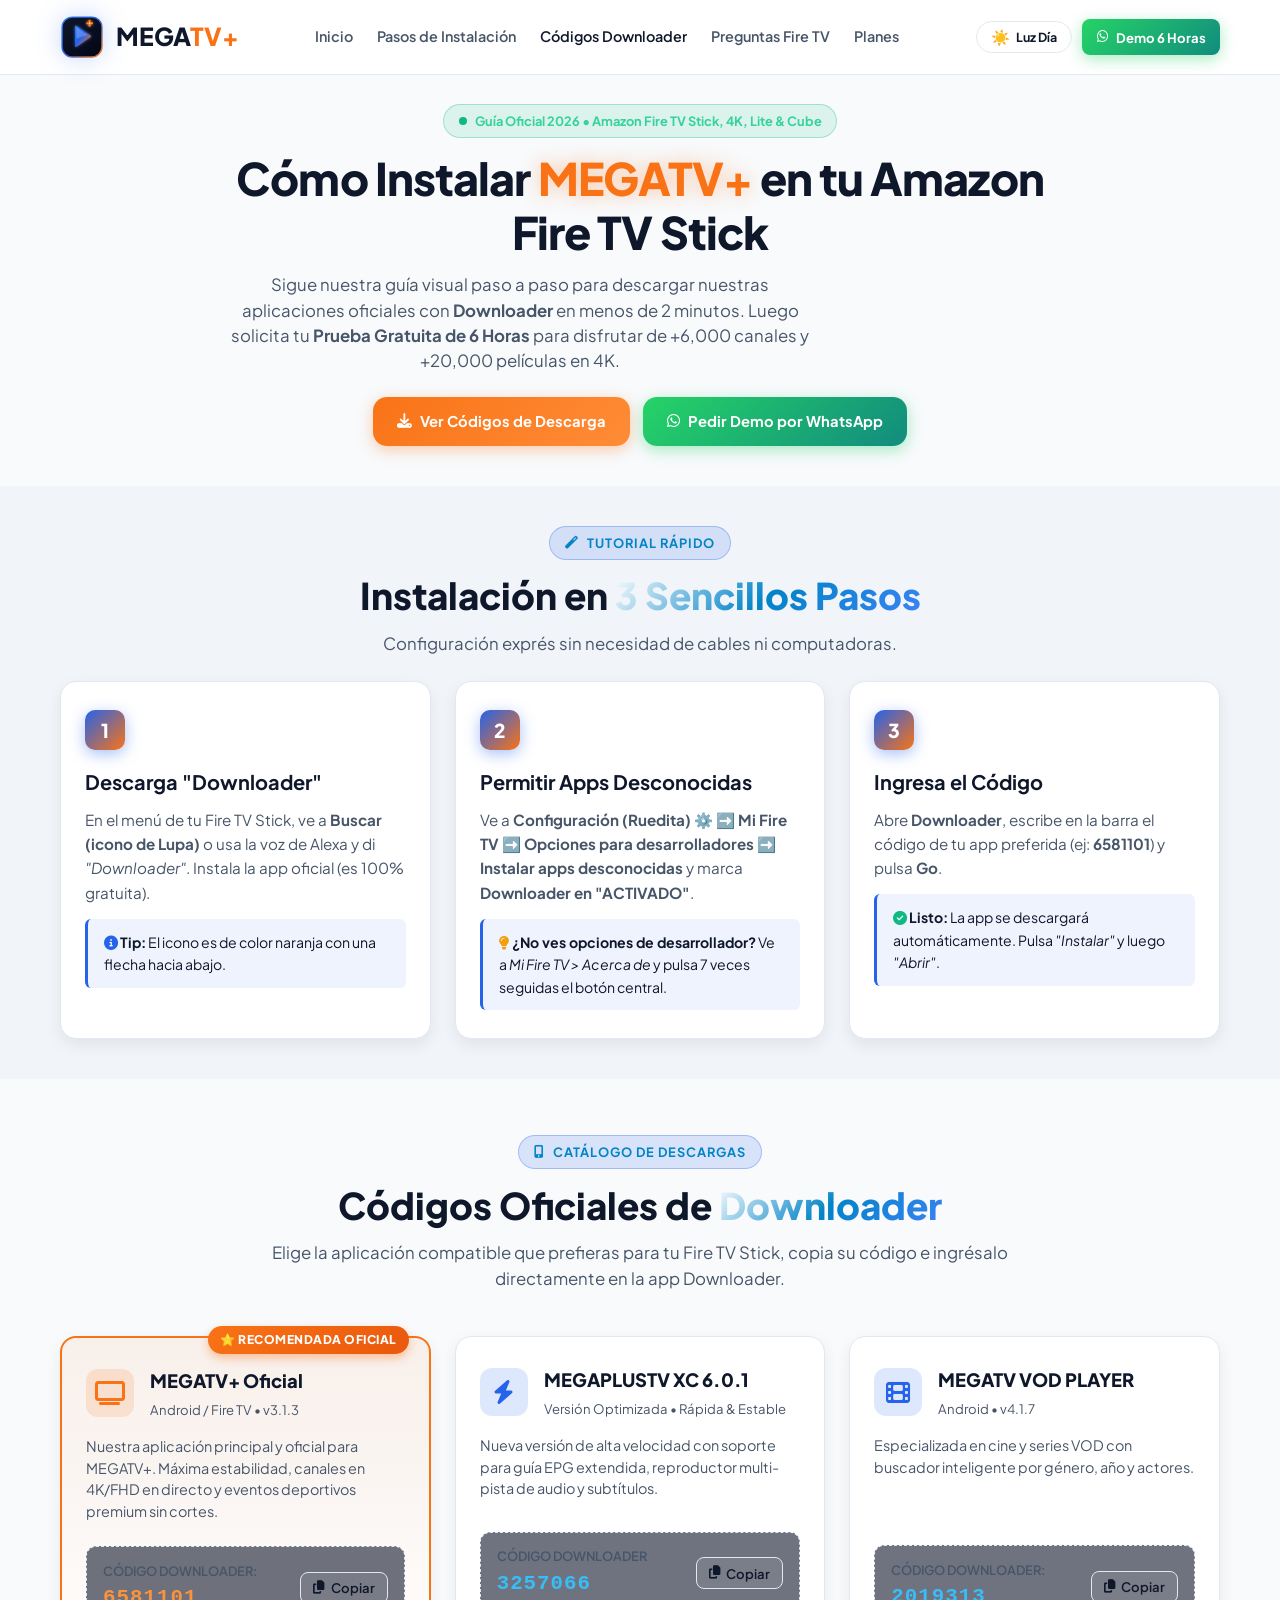
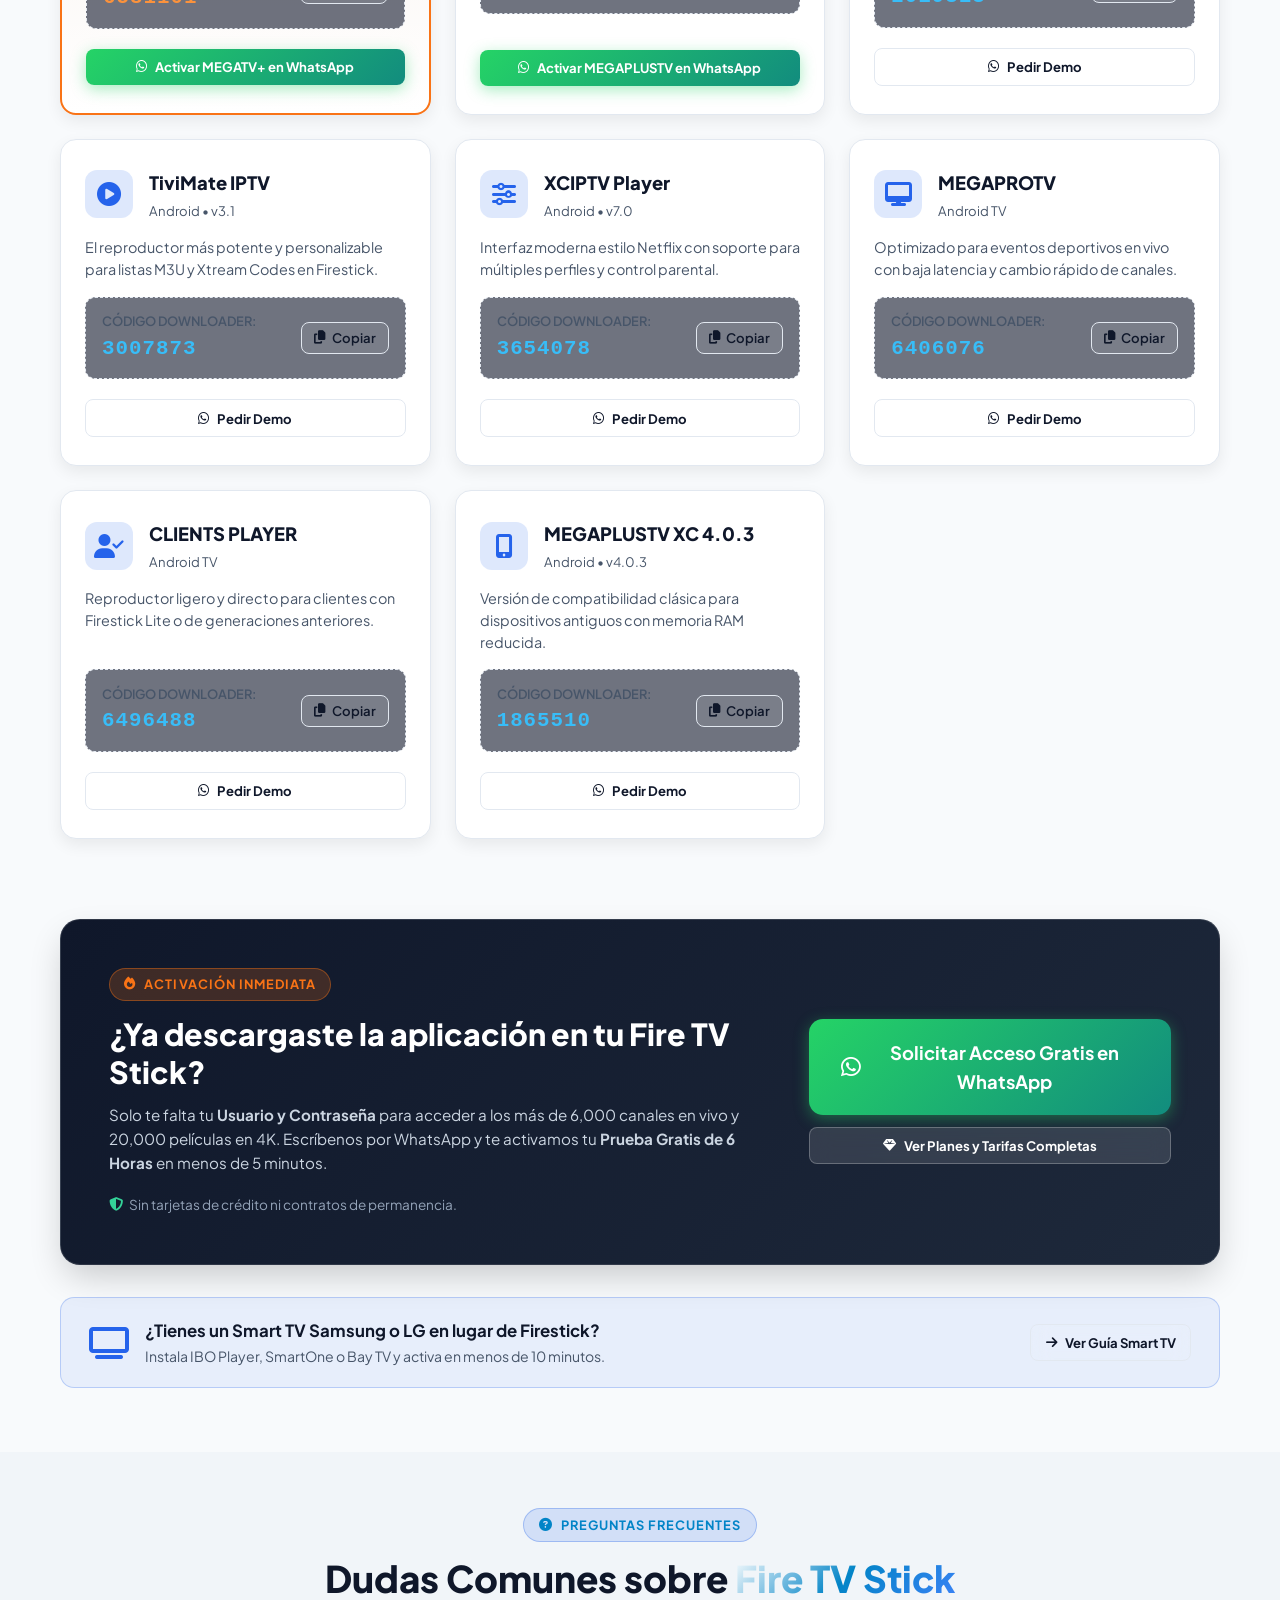
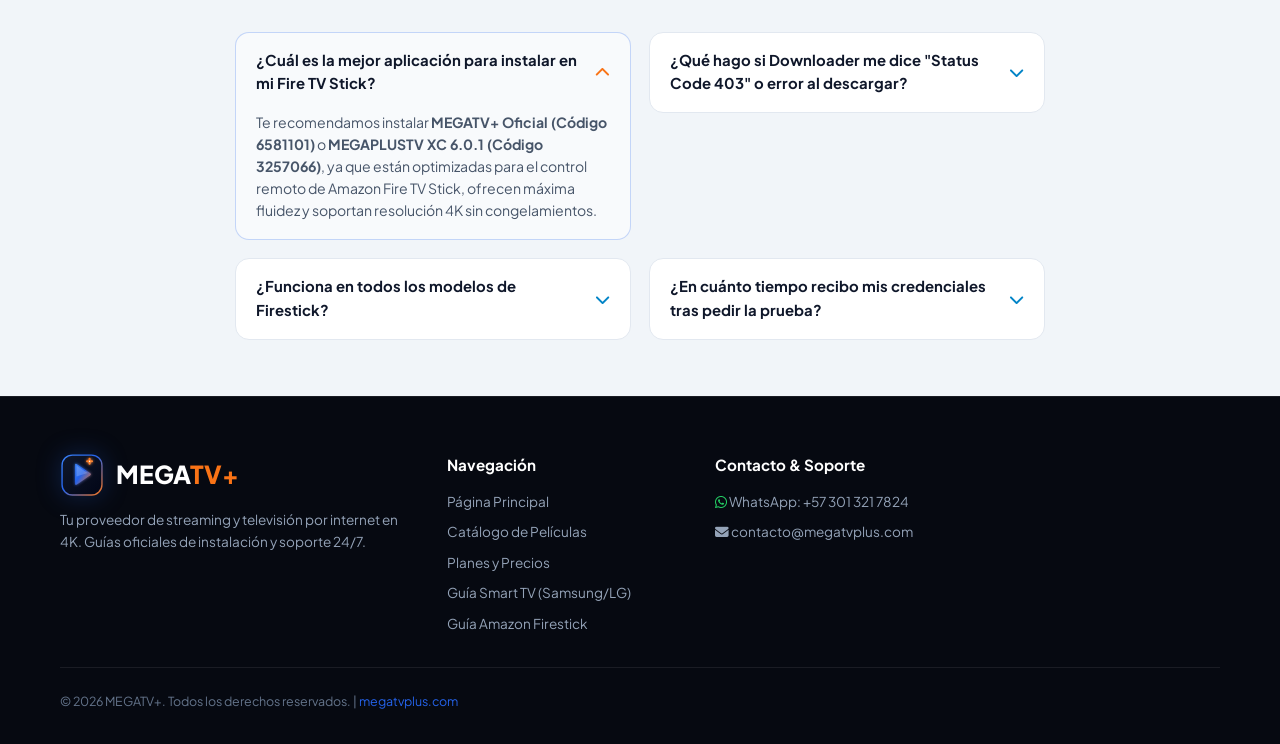
<file: fire-stick.html>
<!DOCTYPE html>
<html lang="es">
<head>
    <meta charset="UTF-8">
    <meta name="viewport" content="width=device-width, initial-scale=1.0">
    <title>Cómo Instalar MEGATV+ en Amazon Fire TV Stick | Guía 2026 & Códigos Downloader</title>
    
    <!-- Meta SEO Básico y Posicionamiento Internacional -->
    <meta name="description" content="Guía paso a paso 2026: Cómo instalar MEGATV+ en Amazon Fire TV Stick con la app Downloader. Códigos oficiales de descarga directa y solicita tu prueba gratis de 6 horas.">
    <meta name="keywords" content="como instalar iptv en firestick, instalar megatv fire tv stick, codigos downloader megatv, megatv plus downloader, tivimate firestick, megatv plus fire stick, iptv amazon fire tv, demo gratis iptv 6 horas">
    <meta name="author" content="MegaTV">
    <meta name="robots" content="index, follow, max-snippet:-1, max-image-preview:large, max-video-preview:-1">
    <meta name="msvalidate.01" content="DC9221FCF976FD66A8FCDBB11D22C88C">
    <link rel="canonical" href="https://megatvplus.com/fire-stick.html">

    <!-- Open Graph / Redes Sociales (Facebook, WhatsApp) -->
    <meta property="og:type" content="article">
    <meta property="og:site_name" content="MegaTV">
    <meta property="og:title" content="Cómo Instalar MEGATV+ en Amazon Fire TV Stick | Códigos Downloader Oficiales">
    <meta property="og:description" content="Aprende a instalar MEGATV+ en tu Amazon Firestick en 3 pasos con la app Downloader. Códigos oficiales y demo gratis de 6 horas por WhatsApp.">
    <meta property="og:image" content="https://images.unsplash.com/photo-1593784991095-a205069470b6?w=1200&auto=format&fit=crop&q=80">
    <meta property="og:url" content="https://megatvplus.com/fire-stick.html">
    <meta property="og:locale" content="es_LA">

    <!-- Twitter Cards -->
    <meta name="twitter:card" content="summary_large_image">
    <meta name="twitter:title" content="Guía de Instalación MEGATV+ en Amazon Fire TV Stick (2026)">
    <meta name="twitter:description" content="Descarga nuestras aplicaciones en tu Fire TV Stick con códigos de Downloader y activa tu prueba gratis de 6 horas.">
    <meta name="twitter:image" content="https://images.unsplash.com/photo-1593784991095-a205069470b6?w=1200&auto=format&fit=crop&q=80">

    <!-- Google Fonts & Font Awesome Icons -->
    <link rel="preconnect" href="https://fonts.googleapis.com">
    <link rel="preconnect" href="https://fonts.gstatic.com" crossorigin>
    <link href="https://fonts.googleapis.com/css2?family=Plus+Jakarta+Sans:wght@400;500;600;700;800&display=swap" rel="stylesheet">
    <link rel="stylesheet" href="https://cdnjs.cloudflare.com/ajax/libs/font-awesome/6.5.1/css/all.min.css" integrity="sha512-DTOQO9RWCH3ppGqcWaEA1BIZOC6xxalwEsw9c2QQeAIftl+Vegovlnee1c9QX4TctnWMn13TZye+giMm8e2LwA==" crossorigin="anonymous" referrerpolicy="no-referrer" />

    <!-- Favicon e Iconos -->
    <link rel="icon" type="image/svg+xml" href="assets/favicon.svg">
    <link rel="icon" type="image/png" sizes="128x128" href="assets/favicon.png">
    <link rel="apple-touch-icon" href="assets/favicon.png">

    <!-- Estilos CSS -->
    <link rel="stylesheet" href="css/styles.css?v=2.2">

    <!-- Estilos Específicos para la Guía y Apps Grid -->
    <style>
        .hero-guide {
            padding-top: 6.5rem;
            padding-bottom: 2rem;
            min-height: auto;
            display: block;
            text-align: center;
        }
        .guide-step-card {
            background: var(--bg-card);
            border: 1px solid var(--border-color);
            border-radius: 16px;
            padding: 1.75rem 1.5rem;
            position: relative;
            box-shadow: var(--shadow-md);
            transition: transform 0.3s ease, border-color 0.3s ease;
        }
        .guide-step-card:hover {
            transform: translateY(-4px);
            border-color: var(--primary);
        }
        .step-badge {
            display: inline-flex;
            align-items: center;
            justify-content: center;
            width: 40px;
            height: 40px;
            background: linear-gradient(135deg, var(--primary), var(--accent));
            color: #ffffff;
            font-size: 1.2rem;
            font-weight: 800;
            border-radius: 10px;
            margin-bottom: 1rem;
            box-shadow: 0 4px 15px rgba(37, 99, 235, 0.4);
        }
        .step-title {
            font-size: 1.25rem;
            font-weight: 700;
            color: var(--text-main);
            margin-bottom: 0.6rem;
        }
        .step-desc {
            color: var(--text-muted);
            line-height: 1.6;
            font-size: 0.95rem;
        }
        .step-tip {
            margin-top: 0.85rem;
            padding: 0.75rem 1rem;
            background: rgba(37, 99, 235, 0.08);
            border-left: 3px solid var(--primary);
            border-radius: 6px;
            font-size: 0.88rem;
            color: var(--text-main);
        }
        .apps-grid {
            display: grid;
            grid-template-columns: repeat(auto-fill, minmax(280px, 1fr));
            gap: 1.5rem;
            margin-top: 2rem;
        }
        .app-item-card {
            background: var(--bg-card);
            border: 1px solid var(--border-color);
            border-radius: 16px;
            padding: 1.75rem 1.5rem;
            display: flex;
            flex-direction: column;
            justify-content: space-between;
            position: relative;
            box-shadow: var(--shadow-md);
            transition: all 0.3s ease;
        }
        .app-item-card:hover {
            transform: translateY(-5px);
            border-color: var(--accent);
            box-shadow: var(--shadow-lg);
        }
        .app-item-card.featured {
            border: 2px solid var(--accent);
            background: linear-gradient(180deg, rgba(249, 115, 22, 0.08) 0%, var(--bg-card) 100%);
        }
        .featured-pill {
            position: absolute;
            top: -12px;
            right: 20px;
            background: linear-gradient(135deg, var(--accent), #ea580c);
            color: #ffffff;
            font-size: 0.75rem;
            font-weight: 800;
            text-transform: uppercase;
            padding: 0.25rem 0.75rem;
            border-radius: 20px;
            letter-spacing: 0.5px;
            box-shadow: 0 4px 10px rgba(249, 115, 22, 0.4);
        }
        .app-header {
            display: flex;
            align-items: center;
            gap: 1rem;
            margin-bottom: 1rem;
        }
        .app-icon-box {
            width: 48px;
            height: 48px;
            border-radius: 12px;
            background: rgba(37, 99, 235, 0.15);
            display: flex;
            align-items: center;
            justify-content: center;
            color: var(--primary);
            font-size: 1.5rem;
            flex-shrink: 0;
        }
        .app-item-card.featured .app-icon-box {
            background: rgba(249, 115, 22, 0.15);
            color: var(--accent);
        }
        .app-name {
            font-size: 1.15rem;
            font-weight: 800;
            color: var(--text-main);
            margin: 0;
        }
        .app-meta {
            font-size: 0.82rem;
            color: var(--text-muted);
            margin-top: 0.2rem;
        }
        .app-code-box {
            background: rgba(15, 23, 42, 0.6);
            border: 1px dashed var(--border-color);
            border-radius: 10px;
            padding: 0.85rem 1rem;
            margin: 1rem 0 1.25rem 0;
            display: flex;
            align-items: center;
            justify-content: space-between;
        }
        .app-code-label {
            font-size: 0.8rem;
            color: var(--text-muted);
            text-transform: uppercase;
            font-weight: 600;
        }
        .app-code-num {
            font-size: 1.3rem;
            font-weight: 800;
            color: #38bdf8;
            letter-spacing: 1px;
            font-family: monospace;
        }
        .app-item-card.featured .app-code-num {
            color: #fb923c;
        }
        .copy-code-btn {
            background: rgba(255, 255, 255, 0.08);
            color: var(--text-main);
            border: 1px solid var(--border-color);
            border-radius: 8px;
            padding: 0.4rem 0.75rem;
            font-size: 0.82rem;
            font-weight: 600;
            cursor: pointer;
            transition: all 0.2s ease;
            display: inline-flex;
            align-items: center;
            gap: 0.4rem;
        }
        .copy-code-btn:hover {
            background: var(--primary);
            color: #ffffff;
            border-color: var(--primary);
        }
        .copy-code-btn.copied {
            background: #10b981;
            color: #ffffff;
            border-color: #10b981;
        }
        .step-indicator-grid {
            display: grid;
            grid-template-columns: repeat(3, 1fr);
            gap: 1.5rem;
            margin-top: 1.5rem;
        }
        @media (max-width: 768px) {
            .step-indicator-grid {
                grid-template-columns: 1fr;
            }
        }
    </style>

    <!-- Schema.org HowTo & FAQPage JSON-LD -->
    <script type="application/ld+json">
    {
      "@context": "https://schema.org",
      "@graph": [
        {
          "@type": "HowTo",
          "name": "Cómo Instalar MEGATV+ en Amazon Fire TV Stick con Downloader",
          "description": "Guía paso a paso para descargar e instalar las aplicaciones oficiales de MEGATV+ en cualquier Amazon Fire TV Stick mediante la app Downloader.",
          "totalTime": "PT5M",
          "supply": [
            {
              "@type": "HowToSupply",
              "name": "Conexión a Internet"
            },
            {
              "@type": "HowToSupply",
              "name": "Dispositivo Amazon Fire TV Stick"
            }
          ],
          "tool": [
            {
              "@type": "HowToTool",
              "name": "App Downloader de Amazon Appstore"
            }
          ],
          "step": [
            {
              "@type": "HowToStep",
              "name": "Instalar Downloader",
              "text": "En tu Fire TV Stick, ve a la opción Buscar (Lupa), escribe 'Downloader' y descárgala gratis desde la tienda de Amazon.",
              "position": 1
            },
            {
              "@type": "HowToStep",
              "name": "Habilitar Apps Desconocidas",
              "text": "Ve a Configuración > Mi Fire TV > Opciones para desarrolladores e ingresa a 'Instalar apps desconocidas' para activar el permiso a Downloader.",
              "position": 2
            },
            {
              "@type": "HowToStep",
              "name": "Ingresar el Código de MEGATV+",
              "text": "Abre Downloader, escribe el código 6581101 (para MEGATV+) o 3257066 (para MEGAPLUSTV XC) y pulsa 'Go' para descargar e instalar.",
              "position": 3
            },
            {
              "@type": "HowToStep",
              "name": "Solicitar Demo y Activar",
              "text": "Abre la app instalada y solicita tu prueba gratis de 6 horas por WhatsApp para recibir tu usuario y contraseña de inmediato.",
              "position": 4
            }
          ]
        },
        {
          "@type": "FAQPage",
          "@id": "https://megatvplus.com/fire-stick.html#faq",
          "mainEntity": [
            {
              "@type": "Question",
              "name": "¿Cuál es el código de Downloader para MEGATV+ en Firestick?",
              "acceptedAnswer": {
                "@type": "Answer",
                "text": "El código oficial recomendado para la aplicación principal MEGATV+ en Fire TV es 6581101. También puedes usar MEGAPLUSTV XC con el código 3257066 o TiviMate con el código 3007873."
              }
            },
            {
              "@type": "Question",
              "name": "¿Qué hago si no me aparecen las Opciones para Desarrolladores en mi Firestick?",
              "acceptedAnswer": {
                "@type": "Answer",
                "text": "En los Fire TV más recientes, ve a Configuración > Mi Fire TV > Acerca de, y presiona el botón central del control 7 veces consecutivas sobre el nombre de tu dispositivo hasta que aparezca el mensaje 'Ya eres un desarrollador'."
              }
            },
            {
              "@type": "Question",
              "name": "¿Puedo probar el servicio gratis en mi Fire TV antes de pagar?",
              "acceptedAnswer": {
                "@type": "Answer",
                "text": "Sí, ofrecemos una prueba de demostración gratuita de 6 horas para que pruebes los más de 6,000 canales y 20,000 películas en 4K en tu Firestick sin tarjeta de crédito."
              }
            }
          ]
        }
      ]
    }
    </script>
</head>
<body>

    <!-- ==========================================================================
         1. ENCABEZADO Y NAVEGACIÓN
         ========================================================================== -->
    <header class="header">
        <div class="container nav-container">
            <a href="/" class="logo">
                <div class="logo-icon">
                    <img src="assets/favicon.svg" alt="MEGATV+ Logo" style="width: 100%; height: 100%; display: block;">
                </div>
                <div class="logo-text">MEGA<span>TV+</span></div>
            </a>

            <nav class="nav-menu" id="navMenu">
                <a href="/#inicio" class="nav-link">Inicio</a>
                <a href="#pasos" class="nav-link">Pasos de Instalación</a>
                <a href="#apps" class="nav-link active">Códigos Downloader</a>
                <a href="#faq-firestick" class="nav-link">Preguntas Fire TV</a>
                <a href="/#planes" class="nav-link">Planes</a>
            </nav>

            <div class="nav-actions">
                <button class="theme-switch-btn" id="themeSwitchBtn" aria-label="Cambiar tema">
                    <span class="theme-switch-icon" id="themeSwitchIcon">☀️</span>
                    <span class="theme-switch-text" id="themeSwitchText">Luz Día</span>
                </button>
                <a href="https://wa.me/573013217824?text=Hola!%20Tengo%20un%20Amazon%20Fire%20TV%20Stick%20y%20quiero%20mi%20Prueba%20Gratis%20de%206%20horas%20de%20MEGATV%2B." target="_blank" rel="noopener noreferrer" class="btn btn-whatsapp btn-sm">
                    <i class="fab fa-whatsapp"></i> Demo 6 Horas
                </a>
            </div>
        </div>
    </header>

    <!-- ==========================================================================
         2. HERO SECTION COMPACTA (SIN SCROLL EXCESIVO)
         ========================================================================== -->
    <section class="hero-guide">
        <div class="container">
            <div style="max-width: 820px; margin: 0 auto; text-align: center;">
                <div class="hero-badge-live" style="margin-bottom: 0.85rem;">
                    <span class="pulse-dot"></span> Guía Oficial 2026 • Amazon Fire TV Stick, 4K, Lite & Cube
                </div>
                <h1 class="hero-title" style="font-size: clamp(1.85rem, 4.5vw, 2.8rem); margin-bottom: 0.85rem; line-height: 1.2;">
                    Cómo Instalar <span class="highlight-orange">MEGATV+</span> en tu Amazon Fire TV Stick
                </h1>
                <p class="hero-subtitle" style="font-size: 1.05rem; margin-bottom: 1.5rem; line-height: 1.5;">
                    Sigue nuestra guía visual paso a paso para descargar nuestras aplicaciones oficiales con <strong>Downloader</strong> en menos de 2 minutos. Luego solicita tu <strong>Prueba Gratuita de 6 Horas</strong> para disfrutar de +6,000 canales y +20,000 películas en 4K.
                </p>
                <div class="hero-cta-group" style="justify-content: center; margin-bottom: 0.5rem;">
                    <a href="#apps" class="btn btn-primary">
                        <i class="fas fa-download"></i> Ver Códigos de Descarga
                    </a>
                    <a href="https://wa.me/573013217824?text=Hola!%20Ya%20tengo%20instalada%20la%20app%20en%20mi%20Amazon%20Fire%20TV%20Stick%20y%20quiero%20mi%20Prueba%20Gratis%20de%206%20horas%20de%20MEGATV%2B." target="_blank" rel="noopener noreferrer" class="btn btn-whatsapp">
                        <i class="fab fa-whatsapp"></i> Pedir Demo por WhatsApp
                    </a>
                </div>
            </div>
        </div>
    </section>

    <!-- ==========================================================================
         3. GUÍA EN 3 PASOS (COMPACTA)
         ========================================================================== -->
    <section id="pasos" style="padding: 2.5rem 0; background: var(--bg-secondary);">
        <div class="container">
            <div class="section-header" style="margin-bottom: 1.5rem;">
                <span class="section-tag"><i class="fas fa-magic"></i> Tutorial Rápido</span>
                <h2 class="section-title">Instalación en <span class="gradient-text">3 Sencillos Pasos</span></h2>
                <p class="section-subtitle">Configuración exprés sin necesidad de cables ni computadoras.</p>
            </div>

            <div class="step-indicator-grid">
                <!-- Paso 1 -->
                <div class="guide-step-card">
                    <div class="step-badge">1</div>
                    <h3 class="step-title">Descarga "Downloader"</h3>
                    <p class="step-desc">
                        En el menú de tu Fire TV Stick, ve a <strong>Buscar (icono de Lupa)</strong> o usa la voz de Alexa y di <em>"Downloader"</em>. Instala la app oficial (es 100% gratuita).
                    </p>
                    <div class="step-tip">
                        <i class="fas fa-info-circle" style="color: var(--primary);"></i> <strong>Tip:</strong> El icono es de color naranja con una flecha hacia abajo.
                    </div>
                </div>

                <!-- Paso 2 -->
                <div class="guide-step-card">
                    <div class="step-badge">2</div>
                    <h3 class="step-title">Permitir Apps Desconocidas</h3>
                    <p class="step-desc">
                        Ve a <strong>Configuración (Ruedita) ⚙️ ➡️ Mi Fire TV ➡️ Opciones para desarrolladores ➡️ Instalar apps desconocidas</strong> y marca <strong>Downloader en "ACTIVADO"</strong>.
                    </p>
                    <div class="step-tip">
                        <i class="fas fa-lightbulb" style="color: #f59e0b;"></i> <strong>¿No ves opciones de desarrollador?</strong> Ve a <em>Mi Fire TV > Acerca de</em> y pulsa 7 veces seguidas el botón central.
                    </div>
                </div>

                <!-- Paso 3 -->
                <div class="guide-step-card">
                    <div class="step-badge">3</div>
                    <h3 class="step-title">Ingresa el Código</h3>
                    <p class="step-desc">
                        Abre <strong>Downloader</strong>, escribe en la barra el código de tu app preferida (ej: <strong>6581101</strong>) y pulsa <strong>Go</strong>.
                    </p>
                    <div class="step-tip">
                        <i class="fas fa-check-circle" style="color: #10b981;"></i> <strong>Listo:</strong> La app se descargará automáticamente. Pulsa <em>"Instalar"</em> y luego <em>"Abrir"</em>.
                    </div>
                </div>
            </div>
        </div>
    </section>

    <!-- ==========================================================================
         4. VITRINA DE APLICACIONES Y CÓDIGOS DOWNLOADER
         ========================================================================== -->
    <section id="apps" style="padding: 3.5rem 0;">
        <div class="container">
            <div class="section-header">
                <span class="section-tag"><i class="fas fa-mobile-alt"></i> Catálogo de Descargas</span>
                <h2 class="section-title">Códigos Oficiales de <span class="gradient-text">Downloader</span></h2>
                <p class="section-subtitle">Elige la aplicación compatible que prefieras para tu Fire TV Stick, copia su código e ingrésalo directamente en la app Downloader.</p>
            </div>

            <div class="apps-grid">
                
                <!-- 1. MEGATV+ Oficial (DESTACADA) -->
                <div class="app-item-card featured">
                    <span class="featured-pill">⭐ RECOMENDADA OFICIAL</span>
                    <div>
                        <div class="app-header">
                            <div class="app-icon-box">
                                <i class="fas fa-tv"></i>
                            </div>
                            <div>
                                <h3 class="app-name">MEGATV+ Oficial</h3>
                                <div class="app-meta">Android / Fire TV • v3.1.3</div>
                            </div>
                        </div>
                        <p style="font-size: 0.9rem; color: var(--text-muted); line-height: 1.5; margin-bottom: 0.5rem;">
                            Nuestra aplicación principal y oficial para MEGATV+. Máxima estabilidad, canales en 4K/FHD en directo y eventos deportivos premium sin cortes.
                        </p>
                    </div>

                    <div>
                        <div class="app-code-box">
                            <div>
                                <div class="app-code-label">Código Downloader:</div>
                                <div class="app-code-num" id="code-megatvplus">6581101</div>
                            </div>
                            <button class="copy-code-btn" onclick="copyCode('6581101', this)">
                                <i class="fas fa-copy"></i> Copiar
                            </button>
                        </div>
                        <a href="https://wa.me/573013217824?text=Hola!%20Ya%20descargu%C3%A9%20MEGATV%2B%20(c%C3%B3digo%206581101)%20en%20mi%20Fire%20TV%20Stick%20y%20quiero%20mi%20Prueba%20Gratis%20de%206%20horas." target="_blank" rel="noopener noreferrer" class="btn btn-whatsapp btn-full btn-sm">
                            <i class="fab fa-whatsapp"></i> Activar MEGATV+ en WhatsApp
                        </a>
                    </div>
                </div>

                <!-- 2. MEGAPLUSTV XC 6.0.1 -->
                <div class="app-item-card">
                    <div>
                        <div class="app-header">
                            <div class="app-icon-box">
                                <i class="fas fa-bolt"></i>
                            </div>
                            <div>
                                <h3 class="app-name">MEGAPLUSTV XC 6.0.1</h3>
                                <div class="app-meta">Versión Optimizada • Rápida &amp; Estable</div>
                            </div>
                        </div>

                        <p style="color: var(--text-muted); font-size: 0.9rem; line-height: 1.5;">
                            Nueva versión de alta velocidad con soporte para guía EPG extendida, reproductor multi-pista de audio y subtítulos.
                        </p>
                    </div>

                    <div class="app-code-box">
                        <div>
                            <div class="app-code-label">Código Downloader</div>
                            <div class="app-code-num">3257066</div>
                        </div>
                        <button class="copy-code-btn" onclick="copyCode('3257066', this)">
                            <i class="fas fa-copy"></i> Copiar
                        </button>
                    </div>

                    <div>
                        <a href="https://wa.me/573013217824?text=Hola!%20Descargu%C3%A9%20MEGAPLUSTV%20XC%20(c%C3%B3digo%203257066)%20en%20mi%20Firestick%20y%20quiero%20mi%20Demo%20Gratis." target="_blank" rel="noopener noreferrer" class="btn btn-whatsapp btn-full btn-sm">
                            <i class="fab fa-whatsapp"></i> Activar MEGAPLUSTV en WhatsApp
                        </a>
                    </div>
                </div>

                <!-- 3. MEGATV VOD PLAYER -->
                <div class="app-item-card">
                    <div>
                        <div class="app-header">
                            <div class="app-icon-box">
                                <i class="fas fa-film"></i>
                            </div>
                            <div>
                                <h3 class="app-name">MEGATV VOD PLAYER</h3>
                                <div class="app-meta">Android • v4.1.7</div>
                            </div>
                        </div>
                        <p style="font-size: 0.9rem; color: var(--text-muted); line-height: 1.5;">
                            Especializada en cine y series VOD con buscador inteligente por género, año y actores.
                        </p>
                    </div>

                    <div>
                        <div class="app-code-box">
                            <div>
                                <div class="app-code-label">Código Downloader:</div>
                                <div class="app-code-num">2019313</div>
                            </div>
                            <button class="copy-code-btn" onclick="copyCode('2019313', this)">
                                <i class="fas fa-copy"></i> Copiar
                            </button>
                        </div>
                        <a href="https://wa.me/573013217824?text=Hola!%20Ya%20descargu%C3%A9%20MEGATV%20VOD%20PLAYER%20(c%C3%B3digo%202019313)%20y%20quiero%20mi%20Demo%20Gratis." target="_blank" rel="noopener noreferrer" class="btn btn-secondary btn-full btn-sm">
                            <i class="fab fa-whatsapp"></i> Pedir Demo
                        </a>
                    </div>
                </div>

                <!-- 4. TiviMate -->
                <div class="app-item-card">
                    <div>
                        <div class="app-header">
                            <div class="app-icon-box">
                                <i class="fas fa-play-circle"></i>
                            </div>
                            <div>
                                <h3 class="app-name">TiviMate IPTV</h3>
                                <div class="app-meta">Android • v3.1</div>
                            </div>
                        </div>
                        <p style="font-size: 0.9rem; color: var(--text-muted); line-height: 1.5;">
                            El reproductor más potente y personalizable para listas M3U y Xtream Codes en Firestick.
                        </p>
                    </div>

                    <div>
                        <div class="app-code-box">
                            <div>
                                <div class="app-code-label">Código Downloader:</div>
                                <div class="app-code-num">3007873</div>
                            </div>
                            <button class="copy-code-btn" onclick="copyCode('3007873', this)">
                                <i class="fas fa-copy"></i> Copiar
                            </button>
                        </div>
                        <a href="https://wa.me/573013217824?text=Hola!%20Ya%20instal%C3%A9%20TiviMate%20(c%C3%B3digo%203007873)%20y%20quiero%20mi%20lista%20de%20Prueba%20Gratis." target="_blank" rel="noopener noreferrer" class="btn btn-secondary btn-full btn-sm">
                            <i class="fab fa-whatsapp"></i> Pedir Demo
                        </a>
                    </div>
                </div>

                <!-- 5. XCIPTV -->
                <div class="app-item-card">
                    <div>
                        <div class="app-header">
                            <div class="app-icon-box">
                                <i class="fas fa-sliders-h"></i>
                            </div>
                            <div>
                                <h3 class="app-name">XCIPTV Player</h3>
                                <div class="app-meta">Android • v7.0</div>
                            </div>
                        </div>
                        <p style="font-size: 0.9rem; color: var(--text-muted); line-height: 1.5;">
                            Interfaz moderna estilo Netflix con soporte para múltiples perfiles y control parental.
                        </p>
                    </div>

                    <div>
                        <div class="app-code-box">
                            <div>
                                <div class="app-code-label">Código Downloader:</div>
                                <div class="app-code-num">3654078</div>
                            </div>
                            <button class="copy-code-btn" onclick="copyCode('3654078', this)">
                                <i class="fas fa-copy"></i> Copiar
                            </button>
                        </div>
                        <a href="https://wa.me/573013217824?text=Hola!%20Tengo%20instalado%20XCIPTV%20(c%C3%B3digo%203654078)%20y%20quiero%20mi%20Prueba%20Gratis." target="_blank" rel="noopener noreferrer" class="btn btn-secondary btn-full btn-sm">
                            <i class="fab fa-whatsapp"></i> Pedir Demo
                        </a>
                    </div>
                </div>

                <!-- 6. MEGAPROTV -->
                <div class="app-item-card">
                    <div>
                        <div class="app-header">
                            <div class="app-icon-box">
                                <i class="fas fa-desktop"></i>
                            </div>
                            <div>
                                <h3 class="app-name">MEGAPROTV</h3>
                                <div class="app-meta">Android TV</div>
                            </div>
                        </div>
                        <p style="font-size: 0.9rem; color: var(--text-muted); line-height: 1.5;">
                            Optimizado para eventos deportivos en vivo con baja latencia y cambio rápido de canales.
                        </p>
                    </div>

                    <div>
                        <div class="app-code-box">
                            <div>
                                <div class="app-code-label">Código Downloader:</div>
                                <div class="app-code-num">6406076</div>
                            </div>
                            <button class="copy-code-btn" onclick="copyCode('6406076', this)">
                                <i class="fas fa-copy"></i> Copiar
                            </button>
                        </div>
                        <a href="https://wa.me/573013217824?text=Hola!%20Instal%C3%A9%20MEGAPROTV%20(c%C3%B3digo%206406076)%20y%20quiero%20mi%20Demo%20Gratis." target="_blank" rel="noopener noreferrer" class="btn btn-secondary btn-full btn-sm">
                            <i class="fab fa-whatsapp"></i> Pedir Demo
                        </a>
                    </div>
                </div>

                <!-- 7. CLIENTS PLAYER -->
                <div class="app-item-card">
                    <div>
                        <div class="app-header">
                            <div class="app-icon-box">
                                <i class="fas fa-user-check"></i>
                            </div>
                            <div>
                                <h3 class="app-name">CLIENTS PLAYER</h3>
                                <div class="app-meta">Android TV</div>
                            </div>
                        </div>
                        <p style="font-size: 0.9rem; color: var(--text-muted); line-height: 1.5;">
                            Reproductor ligero y directo para clientes con Firestick Lite o de generaciones anteriores.
                        </p>
                    </div>

                    <div>
                        <div class="app-code-box">
                            <div>
                                <div class="app-code-label">Código Downloader:</div>
                                <div class="app-code-num">6496488</div>
                            </div>
                            <button class="copy-code-btn" onclick="copyCode('6496488', this)">
                                <i class="fas fa-copy"></i> Copiar
                            </button>
                        </div>
                        <a href="https://wa.me/573013217824?text=Hola!%20Instal%C3%A9%20CLIENTS%20PLAYER%20(c%C3%B3digo%206496488)%20y%20quiero%20mi%20Demo%20Gratis." target="_blank" rel="noopener noreferrer" class="btn btn-secondary btn-full btn-sm">
                            <i class="fab fa-whatsapp"></i> Pedir Demo
                        </a>
                    </div>
                </div>

                <!-- 8. MEGAPLUSTV XC 4.0.3 -->
                <div class="app-item-card">
                    <div>
                        <div class="app-header">
                            <div class="app-icon-box">
                                <i class="fas fa-mobile-alt"></i>
                            </div>
                            <div>
                                <h3 class="app-name">MEGAPLUSTV XC 4.0.3</h3>
                                <div class="app-meta">Android • v4.0.3</div>
                            </div>
                        </div>
                        <p style="font-size: 0.9rem; color: var(--text-muted); line-height: 1.5;">
                            Versión de compatibilidad clásica para dispositivos antiguos con memoria RAM reducida.
                        </p>
                    </div>

                    <div>
                        <div class="app-code-box">
                            <div>
                                <div class="app-code-label">Código Downloader:</div>
                                <div class="app-code-num">1865510</div>
                            </div>
                            <button class="copy-code-btn" onclick="copyCode('1865510', this)">
                                <i class="fas fa-copy"></i> Copiar
                            </button>
                        </div>
                        <a href="https://wa.me/573013217824?text=Hola!%20Instal%C3%A9%20MEGAPLUSTV%20XC%204.0.3%20(c%C3%B3digo%201865510)%20y%20quiero%20mi%20Demo%20Gratis." target="_blank" rel="noopener noreferrer" class="btn btn-secondary btn-full btn-sm">
                            <i class="fab fa-whatsapp"></i> Pedir Demo
                        </a>
                    </div>
                </div>

            </div>
        </div>
    </section>

    <!-- ==========================================================================
         5. BANNER CTA DE ACTIVACIÓN (COMPACTO)
         ========================================================================== -->
    <section style="padding: 1.5rem 0 4rem 0;">
        <div class="container">
            <div class="demo-banner">
                <div class="demo-content-grid">
                    <div>
                        <span class="section-tag" style="background: rgba(249, 115, 22, 0.2); border-color: rgba(249, 115, 22, 0.4); color: var(--accent);">
                            <i class="fas fa-fire"></i> Activación Inmediata
                        </span>
                        <h2 class="demo-title">¿Ya descargaste la aplicación en tu Fire TV Stick?</h2>
                        <p class="demo-desc">
                            Solo te falta tu <strong>Usuario y Contraseña</strong> para acceder a los más de 6,000 canales en vivo y 20,000 películas en 4K. Escríbenos por WhatsApp y te activamos tu <strong>Prueba Gratis de 6 Horas</strong> en menos de 5 minutos.
                        </p>
                        <div class="demo-security-note">
                            <i class="fas fa-shield-alt" style="color: #34d399;"></i> Sin tarjetas de crédito ni contratos de permanencia.
                        </div>
                    </div>
                    <div class="demo-actions">
                        <a href="https://wa.me/573013217824?text=Hola!%20Ya%20instal%C3%A9%20la%20app%20en%20mi%20Amazon%20Fire%20TV%20Stick%20y%20quiero%20mis%20datos%20de%20acceso%20para%20la%20Demo%20Gratis%20de%206%20horas." target="_blank" rel="noopener noreferrer" class="btn btn-whatsapp btn-full" style="font-size: 1.15rem; padding: 1.15rem 2rem;">
                            <i class="fab fa-whatsapp" style="font-size: 1.4rem;"></i> Solicitar Acceso Gratis en WhatsApp
                        </a>
                        <a href="/#planes" class="btn btn-secondary btn-full btn-sm">
                            <i class="fas fa-gem"></i> Ver Planes y Tarifas Completas
                        </a>
                    </div>
                </div>
            </div>

            <!-- Banner hacia Smart TV -->
            <div style="margin-top: 2rem; background: rgba(37, 99, 235, 0.08); border: 1px solid rgba(37, 99, 235, 0.25); border-radius: 14px; padding: 1.25rem 1.75rem; display: flex; align-items: center; justify-content: space-between; flex-wrap: wrap; gap: 1rem;">
                <div style="display: flex; align-items: center; gap: 1rem;">
                    <i class="fas fa-tv" style="font-size: 2rem; color: var(--primary);"></i>
                    <div>
                        <h4 style="margin: 0; font-size: 1.05rem; color: var(--text-main);">¿Tienes un Smart TV Samsung o LG en lugar de Firestick?</h4>
                        <p style="margin: 0; font-size: 0.88rem; color: var(--text-muted);">Instala IBO Player, SmartOne o Bay TV y activa en menos de 10 minutos.</p>
                    </div>
                </div>
                <a href="smart-tv.html" class="btn btn-secondary btn-sm">
                    <i class="fas fa-arrow-right"></i> Ver Guía Smart TV
                </a>
            </div>
        </div>
    </section>

    <!-- ==========================================================================
         6. PREGUNTAS FRECUENTES FIRESTICK
         ========================================================================== -->
    <section id="faq-firestick" style="padding: 3.5rem 0; background: var(--bg-secondary);">
        <div class="container" style="max-width: 850px;">
            <div class="section-header" style="margin-bottom: 2rem;">
                <span class="section-tag"><i class="fas fa-question-circle"></i> Preguntas Frecuentes</span>
                <h2 class="section-title">Dudas Comunes sobre <span class="gradient-text">Fire TV Stick</span></h2>
            </div>

            <div class="faq-list">
                <div class="faq-item active">
                    <div class="faq-question">
                        <span>¿Cuál es la mejor aplicación para instalar en mi Fire TV Stick?</span>
                        <i class="fas fa-chevron-down faq-icon"></i>
                    </div>
                    <div class="faq-answer">
                        <p>Te recomendamos instalar <strong>MEGATV+ Oficial (Código 6581101)</strong> o <strong>MEGAPLUSTV XC 6.0.1 (Código 3257066)</strong>, ya que están optimizadas para el control remoto de Amazon Fire TV Stick, ofrecen máxima fluidez y soportan resolución 4K sin congelamientos.</p>
                    </div>
                </div>

                <div class="faq-item">
                    <div class="faq-question">
                        <span>¿Qué hago si Downloader me dice "Status Code 403" o error al descargar?</span>
                        <i class="fas fa-chevron-down faq-icon"></i>
                    </div>
                    <div class="faq-answer">
                        <p>Asegúrate de haber ingresado únicamente los números del código (por ejemplo <code>6581101</code>) sin espacios. Si persiste, verifica que la app Downloader tenga concedidos los permisos de almacenamiento en tu dispositivo.</p>
                    </div>
                </div>

                <div class="faq-item">
                    <div class="faq-question">
                        <span>¿Funciona en todos los modelos de Firestick?</span>
                        <i class="fas fa-chevron-down faq-icon"></i>
                    </div>
                    <div class="faq-answer">
                        <p>Sí, nuestras aplicaciones son 100% compatibles con todos los modelos: Fire TV Stick Lite, Fire TV Stick HD (2ª y 3ª gen), Fire TV Stick 4K, 4K Max y Fire TV Cube.</p>
                    </div>
                </div>

                <div class="faq-item">
                    <div class="faq-question">
                        <span>¿En cuánto tiempo recibo mis credenciales tras pedir la prueba?</span>
                        <i class="fas fa-chevron-down faq-icon"></i>
                    </div>
                    <div class="faq-answer">
                        <p>Nuestro equipo de soporte te responderá por WhatsApp en menos de 5 minutos con tu Usuario, Contraseña y URL del Servidor para que comiences a disfrutar de inmediato.</p>
                    </div>
                </div>
            </div>
        </div>
    </section>

    <!-- ==========================================================================
         7. FOOTER
         ========================================================================== -->
    <footer class="footer">
        <div class="container">
            <div class="footer-grid">
                <div class="footer-brand">
                    <a href="/" class="logo">
                        <div class="logo-icon">
                            <img src="assets/favicon.svg" alt="MEGATV+ Logo" style="width: 100%; height: 100%; display: block;">
                        </div>
                        <div class="logo-text">MEGA<span>TV+</span></div>
                    </a>
                    <p>
                        Tu proveedor de streaming y televisión por internet en 4K. Guías oficiales de instalación y soporte 24/7.
                    </p>
                </div>
                <div class="footer-col">
                    <h4>Navegación</h4>
                    <ul class="footer-links">
                        <li><a href="/">Página Principal</a></li>
                        <li><a href="/#catalogo">Catálogo de Películas</a></li>
                        <li><a href="/#planes">Planes y Precios</a></li>
                        <li><a href="smart-tv.html">Guía Smart TV (Samsung/LG)</a></li>
                        <li><a href="fire-stick.html">Guía Amazon Firestick</a></li>
                    </ul>
                </div>
                <div class="footer-col">
                    <h4>Contacto &amp; Soporte</h4>
                    <ul class="footer-links">
                        <li><a href="https://wa.me/573013217824" target="_blank" rel="noopener noreferrer"><i class="fab fa-whatsapp" style="color: #25d366;"></i> WhatsApp: +57 301 321 7824</a></li>
                        <li><a href="mailto:contacto@megatvplus.com"><i class="fas fa-envelope"></i> contacto@megatvplus.com</a></li>
                    </ul>
                </div>
            </div>
            <div class="footer-bottom">
                <p>&copy; 2026 MEGATV+. Todos los derechos reservados. | <a href="/" style="color: var(--primary);">megatvplus.com</a></p>
            </div>
        </div>
    </footer>

    <!-- Script de Copiado y Selector de Tema -->
    <script>
        // Función para copiar código de Downloader al portapapeles
        function copyCode(code, button) {
            navigator.clipboard.writeText(code).then(() => {
                const originalText = button.innerHTML;
                button.innerHTML = '<i class="fas fa-check"></i> ¡Copiado!';
                button.classList.add('copied');
                setTimeout(() => {
                    button.innerHTML = originalText;
                    button.classList.remove('copied');
                }, 2000);
            }).catch(err => {
                const input = document.createElement('input');
                input.value = code;
                document.body.appendChild(input);
                input.select();
                document.execCommand('copy');
                document.body.removeChild(input);
                button.innerHTML = '<i class="fas fa-check"></i> ¡Copiado!';
                button.classList.add('copied');
                setTimeout(() => {
                    button.innerHTML = '<i class="fas fa-copy"></i> Copiar';
                    button.classList.remove('copied');
                }, 2000);
            });
        }

        // Acordeón interactivo de FAQs
        document.querySelectorAll('.faq-question').forEach(item => {
            item.addEventListener('click', () => {
                const parent = item.parentElement;
                parent.classList.toggle('active');
            });
        });

        // Selector Interactivo de Tema (Luz Día / Cine OLED / Slate)
        function initThemeSwitcher() {
            const themeBtn = document.getElementById("themeSwitchBtn");
            const themeIcon = document.getElementById("themeSwitchIcon");
            const themeText = document.getElementById("themeSwitchText");

            function applyTheme(theme) {
                if (theme === "oled") {
                    document.body.setAttribute("data-theme", "oled");
                    if (themeIcon) themeIcon.textContent = "🌙";
                    if (themeText) themeText.textContent = "Cine OLED";
                    if (themeBtn) themeBtn.setAttribute("title", "Cambiar a Modo Slate");
                } else if (theme === "slate") {
                    document.body.setAttribute("data-theme", "slate");
                    if (themeIcon) themeIcon.textContent = "🍏";
                    if (themeText) themeText.textContent = "Slate Suave";
                    if (themeBtn) themeBtn.setAttribute("title", "Cambiar a Modo Luz Día");
                } else {
                    document.body.removeAttribute("data-theme");
                    document.body.setAttribute("data-theme", "light");
                    if (themeIcon) themeIcon.textContent = "☀️";
                    if (themeText) themeText.textContent = "Luz Día";
                    if (themeBtn) themeBtn.setAttribute("title", "Cambiar a Modo Cine OLED");
                }
            }

            // Cargar tema guardado o usar light por defecto
            const savedTheme = localStorage.getItem("megatv_theme") || "light";
            applyTheme(savedTheme);

            if (themeBtn) {
                themeBtn.addEventListener("click", () => {
                    const currentTheme = document.body.getAttribute("data-theme") || "light";
                    let nextTheme = "light";
                    if (currentTheme === "light") {
                        nextTheme = "oled";
                    } else if (currentTheme === "oled") {
                        nextTheme = "slate";
                    } else {
                        nextTheme = "light";
                    }
                    applyTheme(nextTheme);
                    localStorage.setItem("megatv_theme", nextTheme);
                });
            }
        }

        document.addEventListener("DOMContentLoaded", initThemeSwitcher);
        initThemeSwitcher();
    </script>
</body>
</html>
</file>
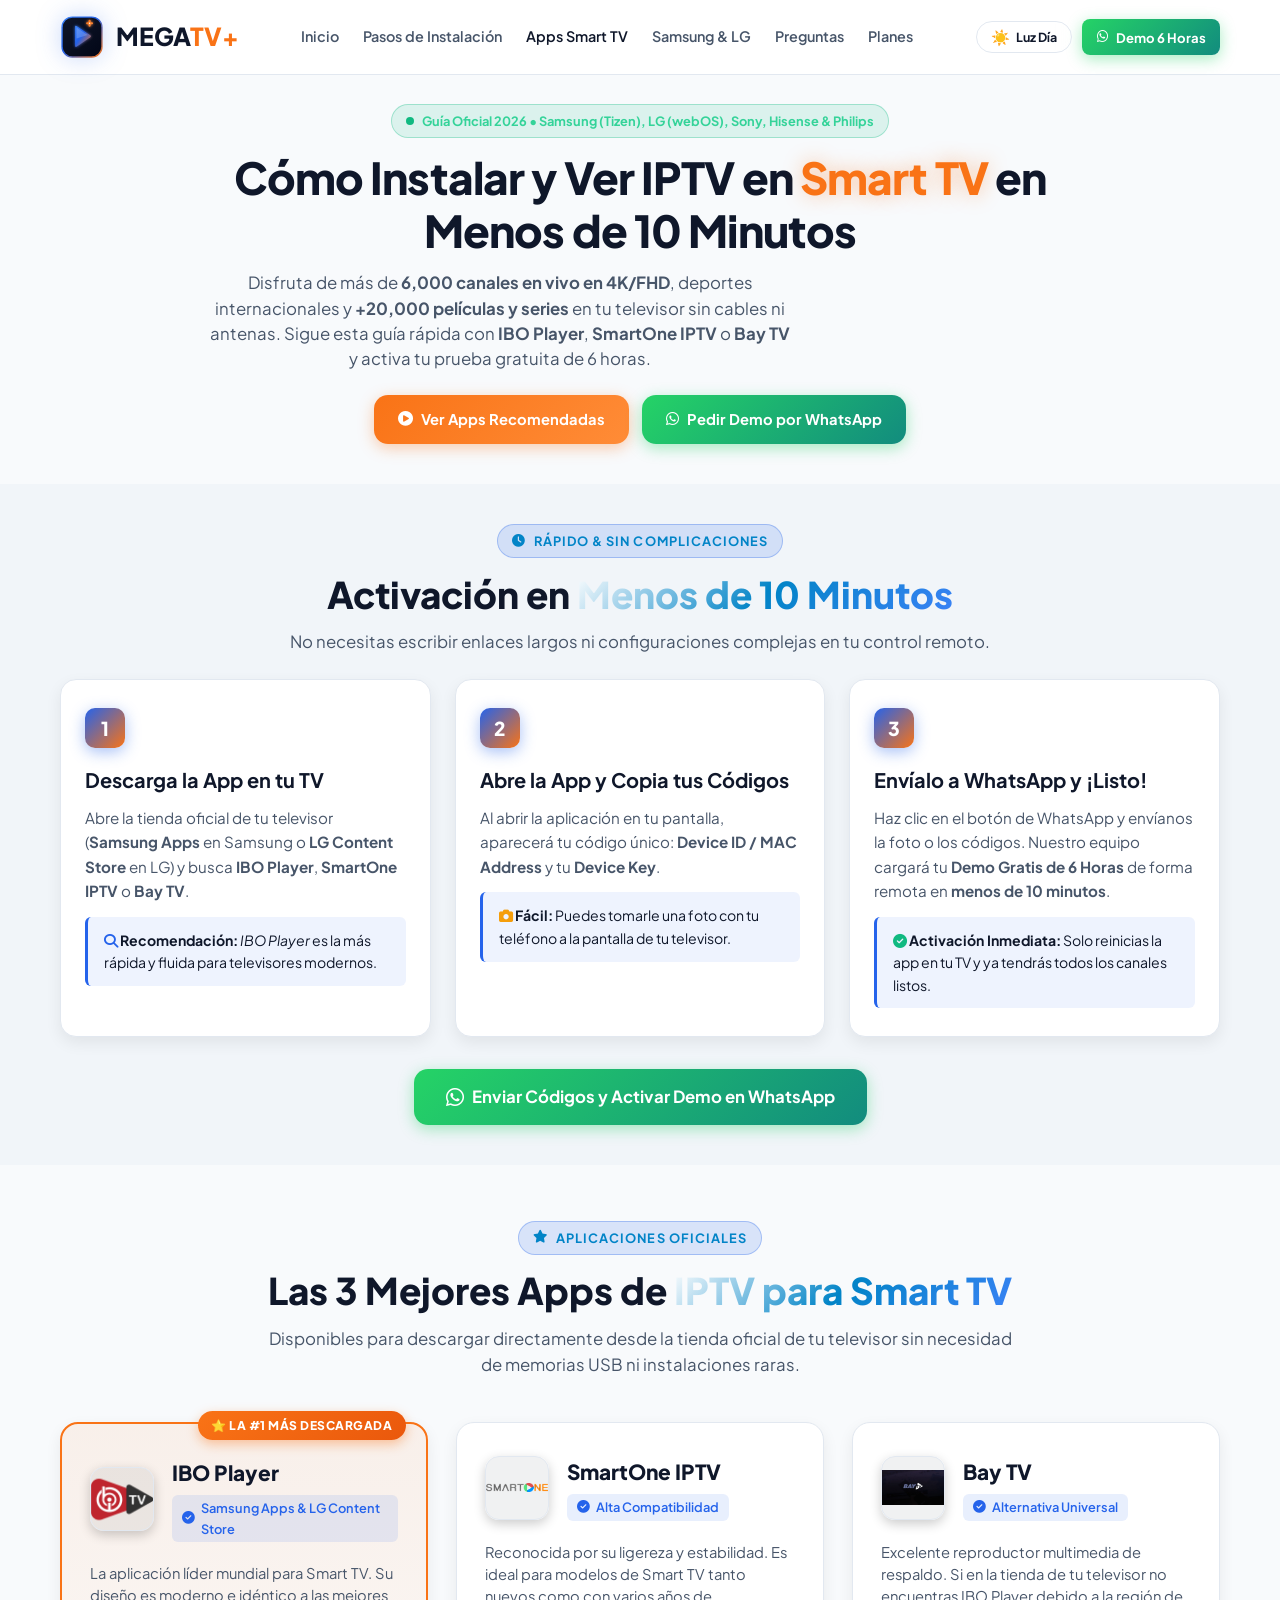
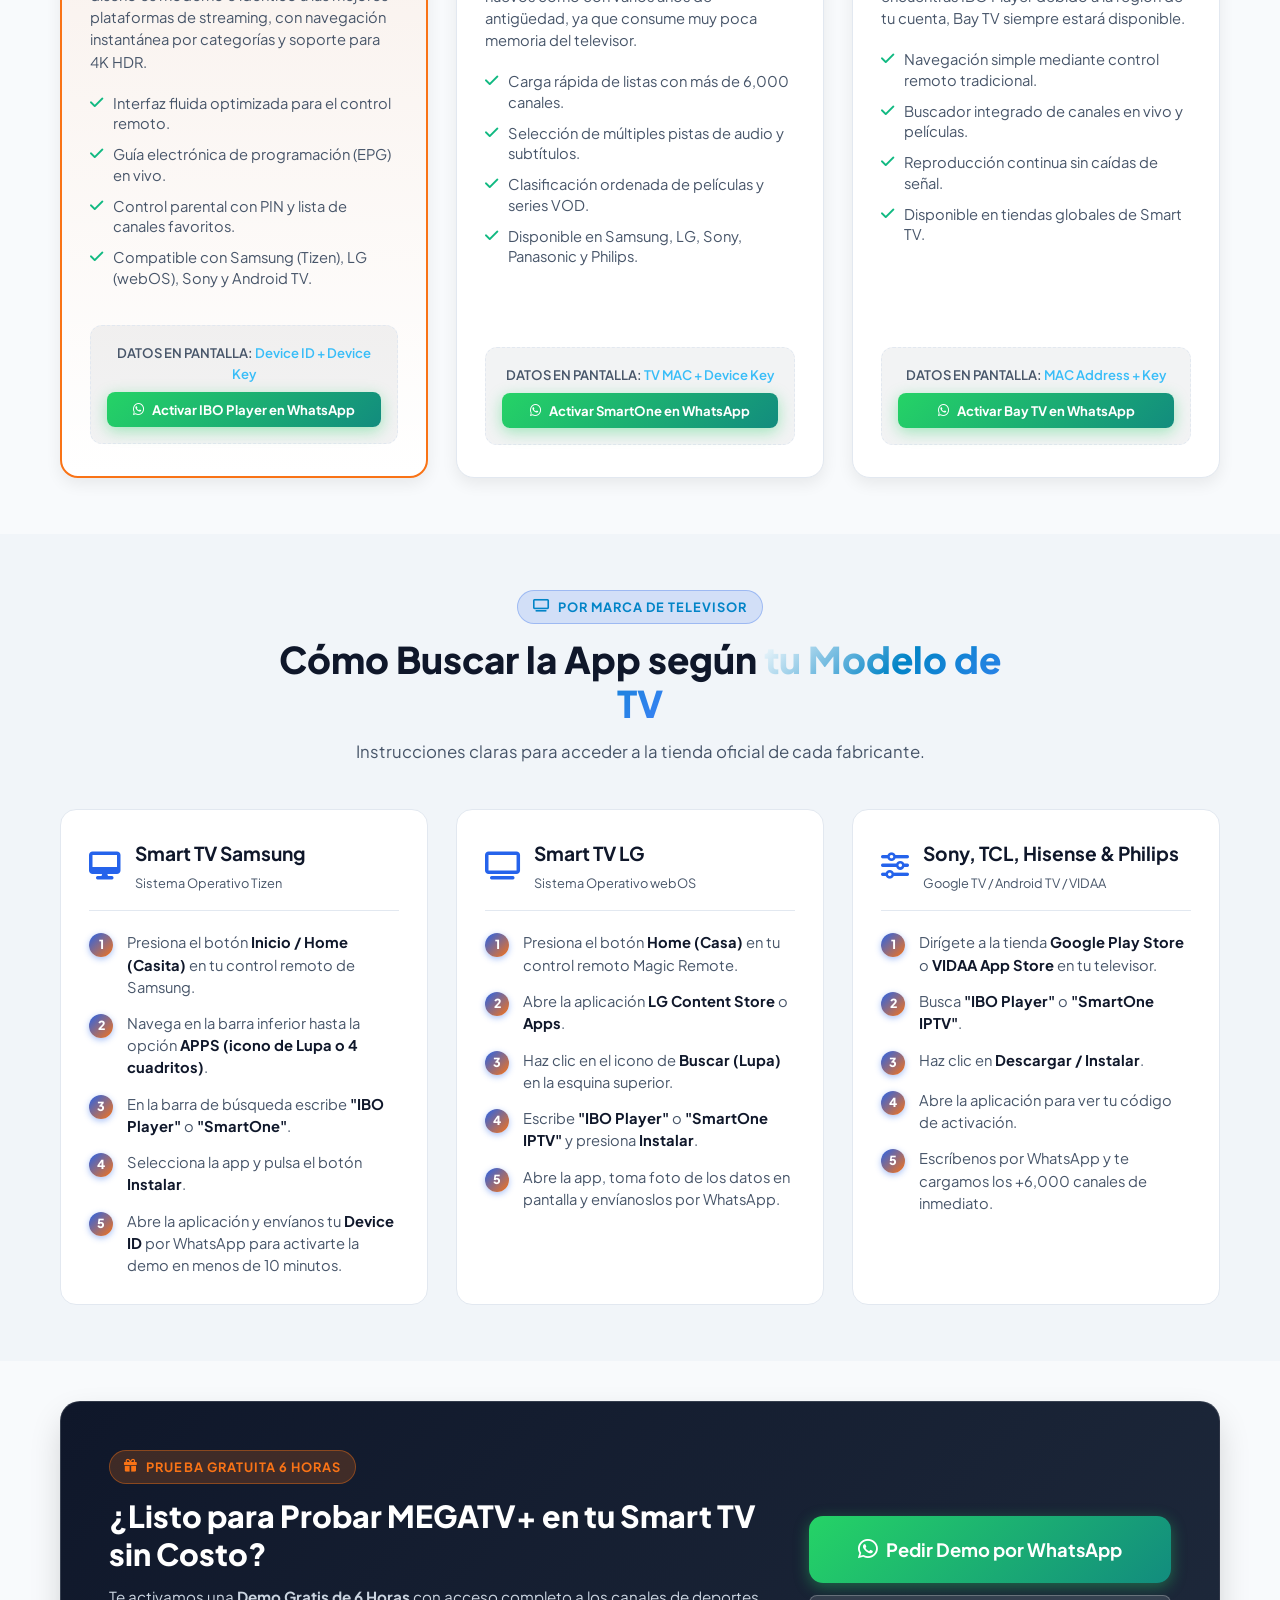
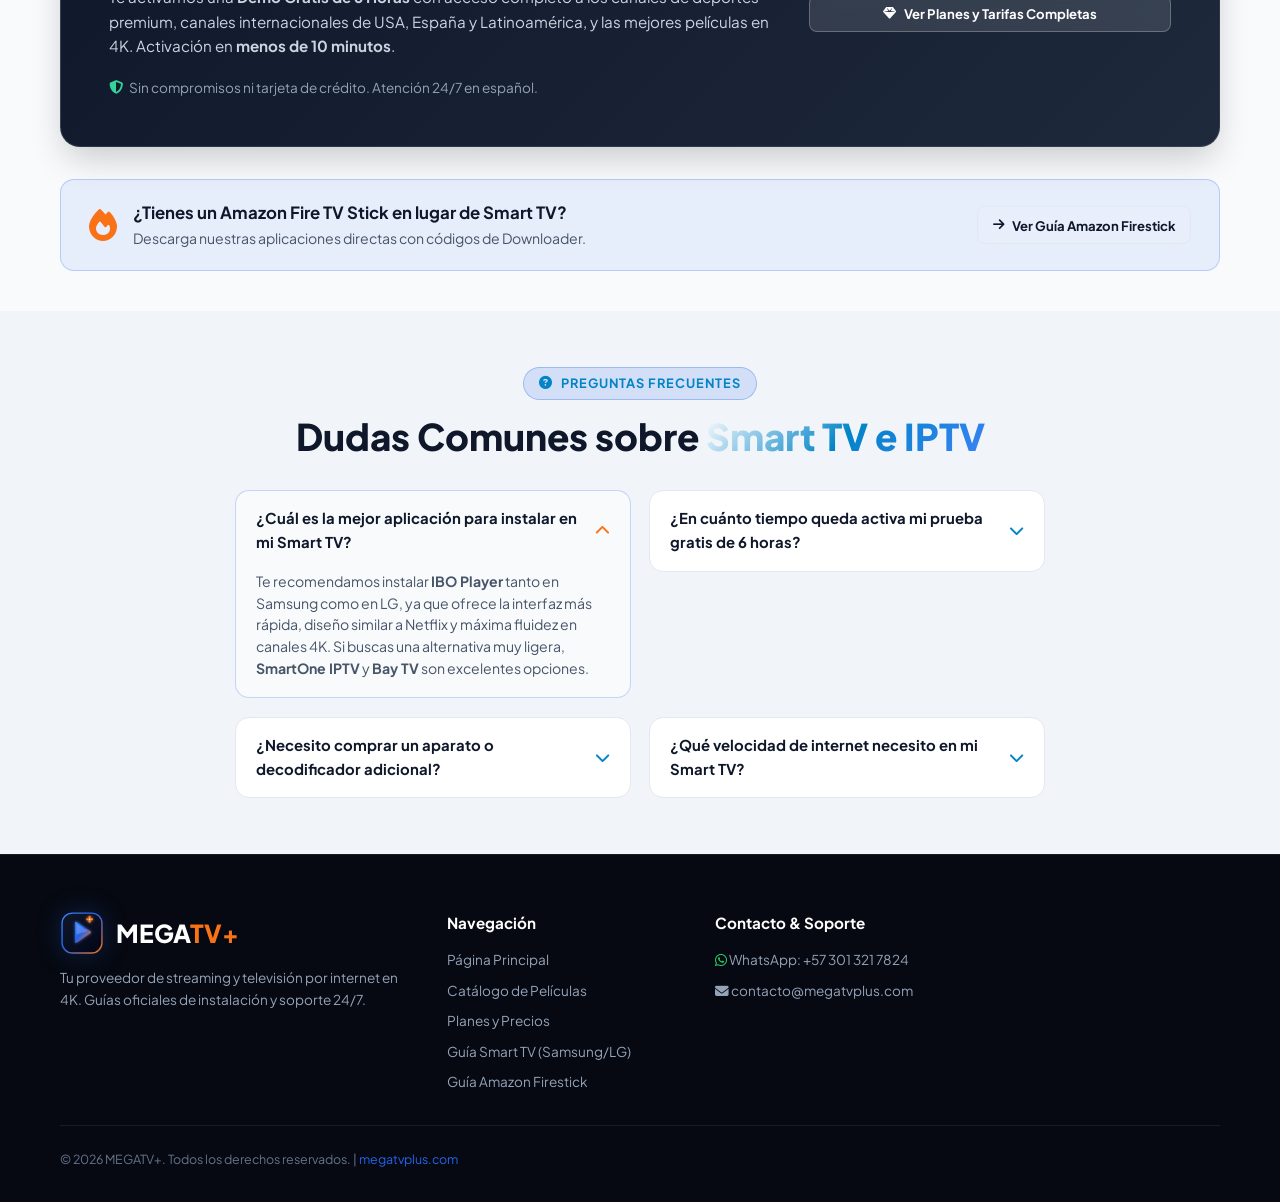
<file: smart-tv.html>
<!DOCTYPE html>
<html lang="es">
<head>
    <meta charset="UTF-8">
    <meta name="viewport" content="width=device-width, initial-scale=1.0">
    <title>Cómo Instalar IPTV en Smart TV Samsung y LG (2026) | IBO Player, SmartOne &amp; Bay TV</title>
    
    <!-- Meta SEO Básico y Posicionamiento Internacional -->
    <meta name="description" content="Guía paso a paso 2026: Cómo instalar IPTV en Smart TV Samsung y LG con IBO Player, SmartOne y Bay TV en menos de 10 minutos. Pide tu demo gratis 6 horas.">
    <meta name="keywords" content="como instalar iptv en smart tv, iptv samsung smart tv, iptv lg smart tv, ibo player samsung, smartone iptv lg, bay tv smart tv, ver iptv en smart tv, demo gratis iptv 6 horas, megatv smart tv">
    <meta name="author" content="MegaTV">
    <meta name="robots" content="index, follow, max-snippet:-1, max-image-preview:large, max-video-preview:-1">
    <meta name="msvalidate.01" content="DC9221FCF976FD66A8FCDBB11D22C88C">
    <link rel="canonical" href="https://megatvplus.com/smart-tv.html">

    <!-- Open Graph / Redes Sociales (Facebook, WhatsApp) -->
    <meta property="og:type" content="article">
    <meta property="og:site_name" content="MegaTV">
    <meta property="og:title" content="Cómo Instalar IPTV en Smart TV Samsung y LG | IBO Player, SmartOne &amp; Bay TV">
    <meta property="og:description" content="Aprende a instalar y activar IPTV en tu televisor Samsung o LG en menos de 10 minutos. Solicita tu prueba gratis de 6 horas por WhatsApp.">
    <meta property="og:image" content="https://images.unsplash.com/photo-1593784991095-a205069470b6?w=1200&auto=format&fit=crop&q=80">
    <meta property="og:url" content="https://megatvplus.com/smart-tv.html">
    <meta property="og:locale" content="es_LA">

    <!-- Twitter Cards -->
    <meta name="twitter:card" content="summary_large_image">
    <meta name="twitter:title" content="Guía de Instalación IPTV en Smart TV Samsung y LG (2026)">
    <meta name="twitter:description" content="Configura IBO Player, SmartOne o Bay TV en tu Smart TV en menos de 10 minutos y activa tu prueba gratis de 6 horas.">
    <meta name="twitter:image" content="https://images.unsplash.com/photo-1593784991095-a205069470b6?w=1200&auto=format&fit=crop&q=80">

    <!-- Google Fonts & Font Awesome Icons -->
    <link rel="preconnect" href="https://fonts.googleapis.com">
    <link rel="preconnect" href="https://fonts.gstatic.com" crossorigin>
    <link href="https://fonts.googleapis.com/css2?family=Plus+Jakarta+Sans:wght@400;500;600;700;800&display=swap" rel="stylesheet">
    <link rel="stylesheet" href="https://cdnjs.cloudflare.com/ajax/libs/font-awesome/6.5.1/css/all.min.css" integrity="sha512-DTOQO9RWCH3ppGqcWaEA1BIZOC6xxalwEsw9c2QQeAIftl+Vegovlnee1c9QX4TctnWMn13TZye+giMm8e2LwA==" crossorigin="anonymous" referrerpolicy="no-referrer" />

    <!-- Favicon e Iconos -->
    <link rel="icon" type="image/svg+xml" href="assets/favicon.svg">
    <link rel="icon" type="image/png" sizes="128x128" href="assets/favicon.png">
    <link rel="apple-touch-icon" href="assets/favicon.png">

    <!-- Estilos CSS -->
    <link rel="stylesheet" href="css/styles.css?v=2.2">

    <!-- Estilos Específicos para la Guía Smart TV -->
    <style>
        .hero-guide {
            padding-top: 6.5rem;
            padding-bottom: 2rem;
            min-height: auto;
            display: block;
            text-align: center;
        }
        .guide-step-card {
            background: var(--bg-card);
            border: 1px solid var(--border-color);
            border-radius: 16px;
            padding: 1.75rem 1.5rem;
            position: relative;
            box-shadow: var(--shadow-md);
            transition: transform 0.3s ease, border-color 0.3s ease;
        }
        .guide-step-card:hover {
            transform: translateY(-4px);
            border-color: var(--primary);
        }
        .step-badge {
            display: inline-flex;
            align-items: center;
            justify-content: center;
            width: 40px;
            height: 40px;
            background: linear-gradient(135deg, var(--primary), var(--accent));
            color: #ffffff;
            font-size: 1.2rem;
            font-weight: 800;
            border-radius: 10px;
            margin-bottom: 1rem;
            box-shadow: 0 4px 15px rgba(37, 99, 235, 0.4);
        }
        .step-title {
            font-size: 1.25rem;
            font-weight: 700;
            color: var(--text-main);
            margin-bottom: 0.6rem;
        }
        .step-desc {
            color: var(--text-muted);
            line-height: 1.6;
            font-size: 0.95rem;
            text-align: left;
        }
        .step-tip {
            margin-top: 0.85rem;
            padding: 0.75rem 1rem;
            background: rgba(37, 99, 235, 0.08);
            border-left: 3px solid var(--primary);
            border-radius: 6px;
            font-size: 0.88rem;
            color: var(--text-main);
            text-align: left;
        }
        .step-indicator-grid {
            display: grid;
            grid-template-columns: repeat(3, 1fr);
            gap: 1.5rem;
            margin-top: 1.5rem;
        }
        .smart-apps-grid {
            display: grid;
            grid-template-columns: repeat(auto-fit, minmax(320px, 1fr));
            gap: 1.75rem;
            margin-top: 2rem;
        }
        .smart-app-card {
            background: var(--bg-card);
            border: 1px solid var(--border-color);
            border-radius: 18px;
            padding: 2rem 1.75rem;
            display: flex;
            flex-direction: column;
            justify-content: space-between;
            position: relative;
            box-shadow: var(--shadow-md);
            transition: all 0.3s ease;
        }
        .smart-app-card:hover {
            transform: translateY(-5px);
            border-color: var(--accent);
            box-shadow: var(--shadow-lg);
        }
        .smart-app-card.featured {
            border: 2px solid var(--accent);
            background: linear-gradient(180deg, rgba(249, 115, 22, 0.08) 0%, var(--bg-card) 100%);
        }
        .featured-pill {
            position: absolute;
            top: -13px;
            right: 20px;
            background: linear-gradient(135deg, var(--accent), #ea580c);
            color: #ffffff;
            font-size: 0.75rem;
            font-weight: 800;
            text-transform: uppercase;
            padding: 0.3rem 0.85rem;
            border-radius: 20px;
            letter-spacing: 0.5px;
            box-shadow: 0 4px 12px rgba(249, 115, 22, 0.4);
        }
        .smart-app-header {
            display: flex;
            align-items: center;
            gap: 1.15rem;
            margin-bottom: 1.25rem;
        }
        .smart-app-img-box {
            width: 64px;
            height: 64px;
            border-radius: 14px;
            overflow: hidden;
            flex-shrink: 0;
            box-shadow: 0 4px 12px rgba(0,0,0,0.2);
            border: 1px solid var(--border-color);
            background: rgba(15, 23, 42, 0.06);
            display: flex;
            align-items: center;
            justify-content: center;
        }
        .smart-app-icon-img {
            width: 100%;
            height: 100%;
            object-fit: contain;
            display: block;
        }
        .smart-app-name {
            font-size: 1.3rem;
            font-weight: 800;
            color: var(--text-main);
            margin: 0;
        }
        .smart-app-store-tag {
            display: inline-flex;
            align-items: center;
            gap: 0.4rem;
            font-size: 0.8rem;
            color: var(--primary);
            font-weight: 600;
            background: rgba(37, 99, 235, 0.1);
            padding: 0.2rem 0.6rem;
            border-radius: 6px;
            margin-top: 0.35rem;
        }
        .smart-app-features {
            list-style: none;
            padding: 0;
            margin: 1.25rem 0;
        }
        .smart-app-features li {
            font-size: 0.92rem;
            color: var(--text-muted);
            margin-bottom: 0.65rem;
            display: flex;
            align-items: flex-start;
            gap: 0.6rem;
            line-height: 1.4;
            text-align: left;
        }
        .smart-app-features li i {
            color: #10b981;
            font-size: 0.95rem;
            margin-top: 2px;
            flex-shrink: 0;
        }
        .smart-app-action-box {
            background: rgba(15, 23, 42, 0.05);
            border: 1px dashed var(--border-color);
            border-radius: 12px;
            padding: 1rem;
            margin-top: 1rem;
            text-align: center;
        }
        body[data-theme="oled"] .smart-app-action-box,
        body[data-theme="slate"] .smart-app-action-box {
            background: rgba(15, 23, 42, 0.6);
        }
        .brands-guide-grid {
            display: grid;
            grid-template-columns: repeat(auto-fit, minmax(300px, 1fr));
            gap: 1.75rem;
            margin-top: 2rem;
        }
        .brand-card {
            background: var(--bg-card);
            border: 1px solid var(--border-color);
            border-radius: 16px;
            padding: 1.75rem;
            position: relative;
        }
        .brand-card-header {
            display: flex;
            align-items: center;
            gap: 0.85rem;
            margin-bottom: 1.25rem;
            border-bottom: 1px solid var(--border-color);
            padding-bottom: 1rem;
        }
        .brand-card-header i {
            font-size: 1.75rem;
            color: var(--primary);
        }
        .brand-card-header h3 {
            font-size: 1.2rem;
            font-weight: 700;
            margin: 0;
            color: var(--text-main);
        }
        .brand-steps-wrapper {
            display: flex;
            flex-direction: column;
            gap: 0.9rem;
        }
        .brand-step-item {
            display: flex;
            align-items: flex-start;
            gap: 0.85rem;
            text-align: left;
        }
        .brand-step-num {
            display: flex;
            align-items: center;
            justify-content: center;
            width: 24px;
            height: 24px;
            background: linear-gradient(135deg, var(--primary), var(--accent));
            color: #ffffff;
            font-size: 0.78rem;
            font-weight: 800;
            border-radius: 50%;
            flex-shrink: 0;
            margin-top: 2px;
            box-shadow: 0 2px 6px rgba(37, 99, 235, 0.4);
        }
        .brand-step-content {
            font-size: 0.92rem;
            color: var(--text-muted);
            line-height: 1.5;
            flex: 1;
            text-align: left;
        }
        .brand-step-content strong {
            color: var(--text-main);
        }
        @media (max-width: 768px) {
            .step-indicator-grid {
                grid-template-columns: 1fr;
            }
        }
    </style>

    <!-- Schema.org HowTo & FAQPage JSON-LD -->
    <script type="application/ld+json">
    {
      "@context": "https://schema.org",
      "@graph": [
        {
          "@type": "HowTo",
          "name": "Cómo Instalar y Activar IPTV en Smart TV Samsung y LG en Menos de 10 Minutos",
          "description": "Guía completa para instalar IBO Player, SmartOne IPTV o Bay TV en televisores inteligentes Samsung y LG, y activar la prueba gratis de 6 horas de MEGATV+.",
          "totalTime": "PT10M",
          "supply": [
            {
              "@type": "HowToSupply",
              "name": "Conexión a Internet (WiFi o Cable de Red)"
            },
            {
              "@type": "HowToSupply",
              "name": "Smart TV Samsung, LG, Sony, Hisense o Philips"
            }
          ],
          "tool": [
            {
              "@type": "HowToTool",
              "name": "Control Remoto de Smart TV"
            },
            {
              "@type": "HowToTool",
              "name": "Tienda Samsung Apps o LG Content Store"
            }
          ],
          "step": [
            {
              "@type": "HowToStep",
              "position": 1,
              "name": "Instalar IBO Player, SmartOne o Bay TV desde la tienda de tu Smart TV",
              "text": "Accede a la tienda oficial de aplicaciones de tu televisor (Samsung Apps en Tizen o LG Content Store en webOS), busca IBO Player, SmartOne IPTV o Bay TV y haz clic en Instalar."
            },
            {
              "@type": "HowToStep",
              "position": 2,
              "name": "Obtener Device ID y Device Key de la pantalla",
              "text": "Abre la aplicación instalada en tu televisor. En la pantalla inicial aparecerán tus identificadores únicos (Device ID / MAC Address y Device Key)."
            },
            {
              "@type": "HowToStep",
              "position": 3,
              "name": "Enviar los códigos por WhatsApp para activación en menos de 10 minutos",
              "text": "Haz clic en el botón de WhatsApp de MEGATV+, envía una foto o escribe tus códigos y el soporte técnico cargará tu lista con más de 6,000 canales y 20,000 películas para tu prueba gratis de 6 horas."
            }
          ]
        },
        {
          "@type": "FAQPage",
          "mainEntity": [
            {
              "@type": "Question",
              "name": "¿Cuál es la mejor aplicación para instalar en Smart TV Samsung y LG?",
              "acceptedAnswer": {
                "@type": "Answer",
                "text": "IBO Player es actualmente la aplicación más recomendada para Smart TV Samsung y LG gracias a su interfaz moderna tipo Netflix y máxima velocidad. Como alternativa de alta compatibilidad, SmartOne IPTV y Bay TV también ofrecen un rendimiento excelente."
              }
            },
            {
              "@type": "Question",
              "name": "¿Cuánto tarda la activación de la prueba gratis de 6 horas?",
              "acceptedAnswer": {
                "@type": "Answer",
                "text": "La activación se realiza en menos de 10 minutos. Una vez que envías tu Device ID / MAC por WhatsApp, nuestro equipo carga el contenido de MEGATV+ de manera remota para que empieces a disfrutar de inmediato sin escribir enlaces complicados."
              }
            },
            {
              "@type": "Question",
              "name": "¿Necesito comprar un aparato o decodificador adicional?",
              "acceptedAnswer": {
                "@type": "Answer",
                "text": "No, no necesitas ningún dispositivo extra ni antenas. Puedes ver todos los canales y películas directamente desde la aplicación oficial instalada en tu propio televisor inteligente."
              }
            },
            {
              "@type": "Question",
              "name": "¿Qué hago si no encuentro IBO Player en la tienda de mi TV?",
              "acceptedAnswer": {
                "@type": "Answer",
                "text": "Si tu tienda regional no muestra IBO Player, busca 'SmartOne IPTV' o 'Bay TV' en el buscador de la tienda de aplicaciones de tu Smart TV. Ambas funcionan con nuestro servicio MEGATV+."
              }
            }
          ]
        }
      ]
    }
    </script>
</head>
<body>

    <!-- ==========================================================================
         1. ENCABEZADO Y NAVEGACIÓN (IDÉNTICO Y UNIFORME A FIRESTICK)
         ========================================================================== -->
    <header class="header">
        <div class="container nav-container">
            <a href="/" class="logo">
                <div class="logo-icon">
                    <img src="assets/favicon.svg" alt="MEGATV+ Logo" style="width: 100%; height: 100%; display: block;">
                </div>
                <div class="logo-text">MEGA<span>TV+</span></div>
            </a>

            <nav class="nav-menu" id="navMenu">
                <a href="/#inicio" class="nav-link">Inicio</a>
                <a href="#pasos" class="nav-link">Pasos de Instalación</a>
                <a href="#apps" class="nav-link active">Apps Smart TV</a>
                <a href="#marcas" class="nav-link">Samsung &amp; LG</a>
                <a href="#faq-smarttv" class="nav-link">Preguntas</a>
                <a href="/#planes" class="nav-link">Planes</a>
            </nav>

            <div class="nav-actions">
                <button class="theme-switch-btn" id="themeSwitchBtn" aria-label="Cambiar tema">
                    <span class="theme-switch-icon" id="themeSwitchIcon">☀️</span>
                    <span class="theme-switch-text" id="themeSwitchText">Luz Día</span>
                </button>
                <a href="https://wa.me/573013217824?text=Hola!%20Tengo%20una%20Smart%20TV%20(Samsung/LG)%20y%20quiero%20mi%20Prueba%20Gratis%20de%206%20horas%20de%20MEGATV%2B." target="_blank" rel="noopener noreferrer" class="btn btn-whatsapp btn-sm">
                    <i class="fab fa-whatsapp"></i> Demo 6 Horas
                </a>
            </div>
        </div>
    </header>

    <!-- ==========================================================================
         2. HERO SECTION COMPACTA (SMART TV)
         ========================================================================== -->
    <section class="hero-guide">
        <div class="container">
            <div style="max-width: 860px; margin: 0 auto; text-align: center;">
                <div class="hero-badge-live" style="margin-bottom: 0.85rem;">
                    <span class="pulse-dot"></span> Guía Oficial 2026 • Samsung (Tizen), LG (webOS), Sony, Hisense &amp; Philips
                </div>
                <h1 class="hero-title" style="font-size: clamp(1.85rem, 4.2vw, 2.75rem); margin-bottom: 0.85rem; line-height: 1.2;">
                    Cómo Instalar y Ver IPTV en <span class="highlight-orange">Smart TV</span> en Menos de 10 Minutos
                </h1>
                <p class="hero-subtitle" style="font-size: 1.05rem; margin-bottom: 1.5rem; line-height: 1.5;">
                    Disfruta de más de <strong>6,000 canales en vivo en 4K/FHD</strong>, deportes internacionales y <strong>+20,000 películas y series</strong> en tu televisor sin cables ni antenas. Sigue esta guía rápida con <strong>IBO Player</strong>, <strong>SmartOne IPTV</strong> o <strong>Bay TV</strong> y activa tu prueba gratuita de 6 horas.
                </p>
                <div class="hero-cta-group" style="justify-content: center; margin-bottom: 0.5rem;">
                    <a href="#apps" class="btn btn-primary">
                        <i class="fas fa-play-circle"></i> Ver Apps Recomendadas
                    </a>
                    <a href="https://wa.me/573013217824?text=Hola!%20Tengo%20una%20Smart%20TV%20y%20quiero%20mi%20Prueba%20Gratis%20de%206%20horas%20de%20MEGATV%2B." target="_blank" rel="noopener noreferrer" class="btn btn-whatsapp">
                        <i class="fab fa-whatsapp"></i> Pedir Demo por WhatsApp
                    </a>
                </div>
            </div>
        </div>
    </section>

    <!-- ==========================================================================
         3. GUÍA EN 3 PASOS (ACTIVACIÓN EN MENOS DE 10 MINUTOS)
         ========================================================================== -->
    <section id="pasos" style="padding: 2.5rem 0; background: var(--bg-secondary);">
        <div class="container">
            <div class="section-header" style="margin-bottom: 1.5rem;">
                <span class="section-tag"><i class="fas fa-clock"></i> Rápido &amp; Sin Complicaciones</span>
                <h2 class="section-title">Activación en <span class="gradient-text">Menos de 10 Minutos</span></h2>
                <p class="section-subtitle">No necesitas escribir enlaces largos ni configuraciones complejas en tu control remoto.</p>
            </div>

            <div class="step-indicator-grid">
                <!-- Paso 1 -->
                <div class="guide-step-card">
                    <div class="step-badge">1</div>
                    <h3 class="step-title">Descarga la App en tu TV</h3>
                    <p class="step-desc">
                        Abre la tienda oficial de tu televisor (<strong>Samsung Apps</strong> en Samsung o <strong>LG Content Store</strong> en LG) y busca <strong>IBO Player</strong>, <strong>SmartOne IPTV</strong> o <strong>Bay TV</strong>.
                    </p>
                    <div class="step-tip">
                        <i class="fas fa-search" style="color: var(--primary);"></i> <strong>Recomendación:</strong> <em>IBO Player</em> es la más rápida y fluida para televisores modernos.
                    </div>
                </div>

                <!-- Paso 2 -->
                <div class="guide-step-card">
                    <div class="step-badge">2</div>
                    <h3 class="step-title">Abre la App y Copia tus Códigos</h3>
                    <p class="step-desc">
                        Al abrir la aplicación en tu pantalla, aparecerá tu código único: <strong>Device ID / MAC Address</strong> y tu <strong>Device Key</strong>.
                    </p>
                    <div class="step-tip">
                        <i class="fas fa-camera" style="color: #f59e0b;"></i> <strong>Fácil:</strong> Puedes tomarle una foto con tu teléfono a la pantalla de tu televisor.
                    </div>
                </div>

                <!-- Paso 3 -->
                <div class="guide-step-card">
                    <div class="step-badge">3</div>
                    <h3 class="step-title">Envíalo a WhatsApp y ¡Listo!</h3>
                    <p class="step-desc">
                        Haz clic en el botón de WhatsApp y envíanos la foto o los códigos. Nuestro equipo cargará tu <strong>Demo Gratis de 6 Horas</strong> de forma remota en <strong>menos de 10 minutos</strong>.
                    </p>
                    <div class="step-tip">
                        <i class="fas fa-check-circle" style="color: #10b981;"></i> <strong>Activación Inmediata:</strong> Solo reinicias la app en tu TV y ya tendrás todos los canales listos.
                    </div>
                </div>
            </div>

            <div style="text-align: center; margin-top: 2rem;">
                <a href="https://wa.me/573013217824?text=Hola!%20Tengo%20los%20c%C3%B3digos%20(Device%20ID%20/%20MAC)%20de%20mi%20Smart%20TV%20y%20quiero%20activar%20mi%20Demo%20Gratis%20de%206%20horas%20de%20MEGATV%2B." target="_blank" rel="noopener noreferrer" class="btn btn-whatsapp" style="font-size: 1.05rem; padding: 0.9rem 2rem;">
                    <i class="fab fa-whatsapp" style="font-size: 1.3rem;"></i> Enviar Códigos y Activar Demo en WhatsApp
                </a>
            </div>
        </div>
    </section>

    <!-- ==========================================================================
         4. VITRINA DE LAS 3 MEJORES APPS PARA SMART TV (CON LOGOS OFICIALES)
         ========================================================================== -->
    <section id="apps" style="padding: 3.5rem 0;">
        <div class="container">
            <div class="section-header">
                <span class="section-tag"><i class="fas fa-star"></i> Aplicaciones Oficiales</span>
                <h2 class="section-title">Las 3 Mejores Apps de <span class="gradient-text">IPTV para Smart TV</span></h2>
                <p class="section-subtitle">Disponibles para descargar directamente desde la tienda oficial de tu televisor sin necesidad de memorias USB ni instalaciones raras.</p>
            </div>

            <div class="smart-apps-grid">
                
                <!-- 1. IBO Player (DESTACADA #1) -->
                <div class="smart-app-card featured">
                    <span class="featured-pill">⭐ La #1 Más Descargada</span>
                    <div>
                        <div class="smart-app-header">
                            <div class="smart-app-img-box">
                                <img src="assets/app-iboplayer.webp" alt="Logo Oficial IBO Player" class="smart-app-icon-img">
                            </div>
                            <div>
                                <h3 class="smart-app-name">IBO Player</h3>
                                <div class="smart-app-store-tag"><i class="fas fa-check-circle"></i> Samsung Apps &amp; LG Content Store</div>
                            </div>
                        </div>

                        <p style="color: var(--text-muted); font-size: 0.92rem; line-height: 1.5; margin-bottom: 1rem; text-align: left;">
                            La aplicación líder mundial para Smart TV. Su diseño es moderno e idéntico a las mejores plataformas de streaming, con navegación instantánea por categorías y soporte para 4K HDR.
                        </p>

                        <ul class="smart-app-features">
                            <li><i class="fas fa-check"></i> Interfaz fluida optimizada para el control remoto.</li>
                            <li><i class="fas fa-check"></i> Guía electrónica de programación (EPG) en vivo.</li>
                            <li><i class="fas fa-check"></i> Control parental con PIN y lista de canales favoritos.</li>
                            <li><i class="fas fa-check"></i> Compatible con Samsung (Tizen), LG (webOS), Sony y Android TV.</li>
                        </ul>
                    </div>

                    <div class="smart-app-action-box">
                        <div style="font-size: 0.82rem; color: var(--text-muted); margin-bottom: 0.5rem; font-weight: 600;">
                            DATOS EN PANTALLA: <span style="color: #38bdf8;">Device ID + Device Key</span>
                        </div>
                        <a href="https://wa.me/573013217824?text=Hola!%20Descargu%C3%A9%20IBO%20Player%20en%20mi%20Smart%20TV%20y%20quiero%20activar%20mi%20Demo%20Gratis%20de%206%20horas%20en%20MEGATV%2B." target="_blank" rel="noopener noreferrer" class="btn btn-whatsapp btn-full btn-sm">
                            <i class="fab fa-whatsapp"></i> Activar IBO Player en WhatsApp
                        </a>
                    </div>
                </div>

                <!-- 2. SmartOne IPTV -->
                <div class="smart-app-card">
                    <div>
                        <div class="smart-app-header">
                            <div class="smart-app-img-box">
                                <img src="assets/app-smartone.webp" alt="Logo Oficial SmartOne IPTV" class="smart-app-icon-img">
                            </div>
                            <div>
                                <h3 class="smart-app-name">SmartOne IPTV</h3>
                                <div class="smart-app-store-tag"><i class="fas fa-check-circle"></i> Alta Compatibilidad</div>
                            </div>
                        </div>

                        <p style="color: var(--text-muted); font-size: 0.92rem; line-height: 1.5; margin-bottom: 1rem; text-align: left;">
                            Reconocida por su ligereza y estabilidad. Es ideal para modelos de Smart TV tanto nuevos como con varios años de antigüedad, ya que consume muy poca memoria del televisor.
                        </p>

                        <ul class="smart-app-features">
                            <li><i class="fas fa-check"></i> Carga rápida de listas con más de 6,000 canales.</li>
                            <li><i class="fas fa-check"></i> Selección de múltiples pistas de audio y subtítulos.</li>
                            <li><i class="fas fa-check"></i> Clasificación ordenada de películas y series VOD.</li>
                            <li><i class="fas fa-check"></i> Disponible en Samsung, LG, Sony, Panasonic y Philips.</li>
                        </ul>
                    </div>

                    <div class="smart-app-action-box">
                        <div style="font-size: 0.82rem; color: var(--text-muted); margin-bottom: 0.5rem; font-weight: 600;">
                            DATOS EN PANTALLA: <span style="color: #38bdf8;">TV MAC + Device Key</span>
                        </div>
                        <a href="https://wa.me/573013217824?text=Hola!%20Descargu%C3%A9%20SmartOne%20IPTV%20en%20mi%20Smart%20TV%20y%20quiero%20mi%20Demo%20Gratis%20de%206%20horas%20en%20MEGATV%2B." target="_blank" rel="noopener noreferrer" class="btn btn-whatsapp btn-full btn-sm">
                            <i class="fab fa-whatsapp"></i> Activar SmartOne en WhatsApp
                        </a>
                    </div>
                </div>

                <!-- 3. Bay TV -->
                <div class="smart-app-card">
                    <div>
                        <div class="smart-app-header">
                            <div class="smart-app-img-box">
                                <img src="assets/app-baytv.webp" alt="Logo Oficial Bay TV" class="smart-app-icon-img" onerror="this.src='assets/app-baytv.svg'">
                            </div>
                            <div>
                                <h3 class="smart-app-name">Bay TV</h3>
                                <div class="smart-app-store-tag"><i class="fas fa-check-circle"></i> Alternativa Universal</div>
                            </div>
                        </div>

                        <p style="color: var(--text-muted); font-size: 0.92rem; line-height: 1.5; margin-bottom: 1rem; text-align: left;">
                            Excelente reproductor multimedia de respaldo. Si en la tienda de tu televisor no encuentras IBO Player debido a la región de tu cuenta, Bay TV siempre estará disponible.
                        </p>

                        <ul class="smart-app-features">
                            <li><i class="fas fa-check"></i> Navegación simple mediante control remoto tradicional.</li>
                            <li><i class="fas fa-check"></i> Buscador integrado de canales en vivo y películas.</li>
                            <li><i class="fas fa-check"></i> Reproducción continua sin caídas de señal.</li>
                            <li><i class="fas fa-check"></i> Disponible en tiendas globales de Smart TV.</li>
                        </ul>
                    </div>

                    <div class="smart-app-action-box">
                        <div style="font-size: 0.82rem; color: var(--text-muted); margin-bottom: 0.5rem; font-weight: 600;">
                            DATOS EN PANTALLA: <span style="color: #38bdf8;">MAC Address + Key</span>
                        </div>
                        <a href="https://wa.me/573013217824?text=Hola!%20Descargu%C3%A9%20Bay%20TV%20en%20mi%20Smart%20TV%20y%20quiero%20activar%20mi%20Demo%20Gratis%20de%206%20horas%20en%20MEGATV%2B." target="_blank" rel="noopener noreferrer" class="btn btn-whatsapp btn-full btn-sm">
                            <i class="fab fa-whatsapp"></i> Activar Bay TV en WhatsApp
                        </a>
                    </div>
                </div>

            </div>
        </div>
    </section>

    <!-- ==========================================================================
         5. GUÍA PASO A PASO POR MARCA (ORDENADA Y ESTRUCTURADA)
         ========================================================================== -->
    <section id="marcas" style="padding: 3.5rem 0; background: var(--bg-secondary);">
        <div class="container">
            <div class="section-header">
                <span class="section-tag"><i class="fas fa-tv"></i> Por Marca de Televisor</span>
                <h2 class="section-title">Cómo Buscar la App según <span class="gradient-text">tu Modelo de TV</span></h2>
                <p class="section-subtitle">Instrucciones claras para acceder a la tienda oficial de cada fabricante.</p>
            </div>

            <div class="brands-guide-grid">
                
                <!-- Samsung Smart TV -->
                <div class="brand-card">
                    <div class="brand-card-header">
                        <i class="fas fa-desktop"></i>
                        <div>
                            <h3>Smart TV Samsung</h3>
                            <span style="font-size: 0.8rem; color: var(--text-muted);">Sistema Operativo Tizen</span>
                        </div>
                    </div>
                    <div class="brand-steps-wrapper">
                        <div class="brand-step-item">
                            <span class="brand-step-num">1</span>
                            <div class="brand-step-content">Presiona el botón <strong>Inicio / Home (Casita)</strong> en tu control remoto de Samsung.</div>
                        </div>
                        <div class="brand-step-item">
                            <span class="brand-step-num">2</span>
                            <div class="brand-step-content">Navega en la barra inferior hasta la opción <strong>APPS (icono de Lupa o 4 cuadritos)</strong>.</div>
                        </div>
                        <div class="brand-step-item">
                            <span class="brand-step-num">3</span>
                            <div class="brand-step-content">En la barra de búsqueda escribe <strong>"IBO Player"</strong> o <strong>"SmartOne"</strong>.</div>
                        </div>
                        <div class="brand-step-item">
                            <span class="brand-step-num">4</span>
                            <div class="brand-step-content">Selecciona la app y pulsa el botón <strong>Instalar</strong>.</div>
                        </div>
                        <div class="brand-step-item">
                            <span class="brand-step-num">5</span>
                            <div class="brand-step-content">Abre la aplicación y envíanos tu <strong>Device ID</strong> por WhatsApp para activarte la demo en menos de 10 minutos.</div>
                        </div>
                    </div>
                </div>

                <!-- LG Smart TV -->
                <div class="brand-card">
                    <div class="brand-card-header">
                        <i class="fas fa-tv"></i>
                        <div>
                            <h3>Smart TV LG</h3>
                            <span style="font-size: 0.8rem; color: var(--text-muted);">Sistema Operativo webOS</span>
                        </div>
                    </div>
                    <div class="brand-steps-wrapper">
                        <div class="brand-step-item">
                            <span class="brand-step-num">1</span>
                            <div class="brand-step-content">Presiona el botón <strong>Home (Casa)</strong> en tu control remoto Magic Remote.</div>
                        </div>
                        <div class="brand-step-item">
                            <span class="brand-step-num">2</span>
                            <div class="brand-step-content">Abre la aplicación <strong>LG Content Store</strong> o <strong>Apps</strong>.</div>
                        </div>
                        <div class="brand-step-item">
                            <span class="brand-step-num">3</span>
                            <div class="brand-step-content">Haz clic en el icono de <strong>Buscar (Lupa)</strong> en la esquina superior.</div>
                        </div>
                        <div class="brand-step-item">
                            <span class="brand-step-num">4</span>
                            <div class="brand-step-content">Escribe <strong>"IBO Player"</strong> o <strong>"SmartOne IPTV"</strong> y presiona <strong>Instalar</strong>.</div>
                        </div>
                        <div class="brand-step-item">
                            <span class="brand-step-num">5</span>
                            <div class="brand-step-content">Abre la app, toma foto de los datos en pantalla y envíanoslos por WhatsApp.</div>
                        </div>
                    </div>
                </div>

                <!-- Sony, Hisense, TCL & Philips -->
                <div class="brand-card">
                    <div class="brand-card-header">
                        <i class="fas fa-sliders-h"></i>
                        <div>
                            <h3>Sony, TCL, Hisense &amp; Philips</h3>
                            <span style="font-size: 0.8rem; color: var(--text-muted);">Google TV / Android TV / VIDAA</span>
                        </div>
                    </div>
                    <div class="brand-steps-wrapper">
                        <div class="brand-step-item">
                            <span class="brand-step-num">1</span>
                            <div class="brand-step-content">Dirígete a la tienda <strong>Google Play Store</strong> o <strong>VIDAA App Store</strong> en tu televisor.</div>
                        </div>
                        <div class="brand-step-item">
                            <span class="brand-step-num">2</span>
                            <div class="brand-step-content">Busca <strong>"IBO Player"</strong> o <strong>"SmartOne IPTV"</strong>.</div>
                        </div>
                        <div class="brand-step-item">
                            <span class="brand-step-num">3</span>
                            <div class="brand-step-content">Haz clic en <strong>Descargar / Instalar</strong>.</div>
                        </div>
                        <div class="brand-step-item">
                            <span class="brand-step-num">4</span>
                            <div class="brand-step-content">Abre la aplicación para ver tu código de activación.</div>
                        </div>
                        <div class="brand-step-item">
                            <span class="brand-step-num">5</span>
                            <div class="brand-step-content">Escríbenos por WhatsApp y te cargamos los +6,000 canales de inmediato.</div>
                        </div>
                    </div>
                </div>

            </div>
        </div>
    </section>

    <!-- ==========================================================================
         6. ENLACE CRUZADO A FIRESTICK & BANNER DE CONVERSIÓN
         ========================================================================== -->
    <section style="padding: 2.5rem 0;">
        <div class="container">
            <div class="demo-banner">
                <div class="demo-content-grid">
                    <div>
                        <span class="section-tag" style="background: rgba(249, 115, 22, 0.2); border-color: rgba(249, 115, 22, 0.4); color: var(--accent);">
                            <i class="fas fa-gift"></i> Prueba Gratuita 6 Horas
                        </span>
                        <h2 class="demo-title">¿Listo para Probar MEGATV+ en tu Smart TV sin Costo?</h2>
                        <p class="demo-desc">
                            Te activamos una <strong>Demo Gratis de 6 Horas</strong> con acceso completo a los canales de deportes premium, canales internacionales de USA, España y Latinoamérica, y las mejores películas en 4K. Activación en <strong>menos de 10 minutos</strong>.
                        </p>
                        <div class="demo-security-note">
                            <i class="fas fa-shield-alt" style="color: #34d399;"></i> Sin compromisos ni tarjeta de crédito. Atención 24/7 en español.
                        </div>
                    </div>
                    <div class="demo-actions">
                        <a href="https://wa.me/573013217824?text=Hola!%20Tengo%20una%20Smart%20TV%20y%20quiero%20activar%20mi%20Demo%20Gratis%20de%206%20horas%20de%20MEGATV%2B." target="_blank" rel="noopener noreferrer" class="btn btn-whatsapp btn-full" style="font-size: 1.15rem; padding: 1.15rem 2rem;">
                            <i class="fab fa-whatsapp" style="font-size: 1.4rem;"></i> Pedir Demo por WhatsApp
                        </a>
                        <a href="/#planes" class="btn btn-secondary btn-full btn-sm">
                            <i class="fas fa-gem"></i> Ver Planes y Tarifas Completas
                        </a>
                    </div>
                </div>
            </div>

            <!-- Banner hacia Firestick -->
            <div style="margin-top: 2rem; background: rgba(37, 99, 235, 0.08); border: 1px solid rgba(37, 99, 235, 0.25); border-radius: 14px; padding: 1.25rem 1.75rem; display: flex; align-items: center; justify-content: space-between; flex-wrap: wrap; gap: 1rem;">
                <div style="display: flex; align-items: center; gap: 1rem;">
                    <i class="fas fa-fire" style="font-size: 2rem; color: var(--accent);"></i>
                    <div>
                        <h4 style="margin: 0; font-size: 1.05rem; color: var(--text-main);">¿Tienes un Amazon Fire TV Stick en lugar de Smart TV?</h4>
                        <p style="margin: 0; font-size: 0.88rem; color: var(--text-muted);">Descarga nuestras aplicaciones directas con códigos de Downloader.</p>
                    </div>
                </div>
                <a href="fire-stick.html" class="btn btn-secondary btn-sm">
                    <i class="fas fa-arrow-right"></i> Ver Guía Amazon Firestick
                </a>
            </div>
        </div>
    </section>

    <!-- ==========================================================================
         7. PREGUNTAS FRECUENTES SMART TV
         ========================================================================== -->
    <section id="faq-smarttv" style="padding: 3.5rem 0; background: var(--bg-secondary);">
        <div class="container" style="max-width: 850px;">
            <div class="section-header" style="margin-bottom: 2rem;">
                <span class="section-tag"><i class="fas fa-question-circle"></i> Preguntas Frecuentes</span>
                <h2 class="section-title">Dudas Comunes sobre <span class="gradient-text">Smart TV e IPTV</span></h2>
            </div>

            <div class="faq-list">
                <div class="faq-item active">
                    <div class="faq-question">
                        <span>¿Cuál es la mejor aplicación para instalar en mi Smart TV?</span>
                        <i class="fas fa-chevron-down faq-icon"></i>
                    </div>
                    <div class="faq-answer">
                        <p>Te recomendamos instalar <strong>IBO Player</strong> tanto en Samsung como en LG, ya que ofrece la interfaz más rápida, diseño similar a Netflix y máxima fluidez en canales 4K. Si buscas una alternativa muy ligera, <strong>SmartOne IPTV</strong> y <strong>Bay TV</strong> son excelentes opciones.</p>
                    </div>
                </div>

                <div class="faq-item">
                    <div class="faq-question">
                        <span>¿En cuánto tiempo queda activa mi prueba gratis de 6 horas?</span>
                        <i class="fas fa-chevron-down faq-icon"></i>
                    </div>
                    <div class="faq-answer">
                        <p>En <strong>menos de 10 minutos</strong>. Una vez que nos envíes tu Device ID / MAC por WhatsApp, nuestro equipo carga el contenido de MEGATV+ directamente a tu reproductor de manera remota para que no tengas que escribir enlaces complejos.</p>
                    </div>
                </div>

                <div class="faq-item">
                    <div class="faq-question">
                        <span>¿Necesito comprar un aparato o decodificador adicional?</span>
                        <i class="fas fa-chevron-down faq-icon"></i>
                    </div>
                    <div class="faq-answer">
                        <p>No. Puedes ver todo el contenido directamente instalando las apps mencionadas en la tienda oficial de tu propio televisor inteligente (Samsung, LG, Sony, Hisense, Philips, etc.).</p>
                    </div>
                </div>

                <div class="faq-item">
                    <div class="faq-question">
                        <span>¿Qué velocidad de internet necesito en mi Smart TV?</span>
                        <i class="fas fa-chevron-down faq-icon"></i>
                    </div>
                    <div class="faq-answer">
                        <p>Recomendamos una velocidad mínima de <strong>10 a 15 Mbps</strong> para canales en Alta Definición (HD/FHD) y <strong>25 Mbps o más</strong> para transmisiones en calidad 4K Ultra HD sin buffering.</p>
                    </div>
                </div>
            </div>
        </div>
    </section>

    <!-- ==========================================================================
         8. FOOTER OFICIAL
         ========================================================================== -->
    <footer class="footer">
        <div class="container">
            <div class="footer-grid">
                <div class="footer-brand">
                    <a href="/" class="logo">
                        <div class="logo-icon">
                            <img src="assets/favicon.svg" alt="MEGATV+ Logo" style="width: 100%; height: 100%; display: block;">
                        </div>
                        <div class="logo-text">MEGA<span>TV+</span></div>
                    </a>
                    <p>
                        Tu proveedor de streaming y televisión por internet en 4K. Guías oficiales de instalación y soporte 24/7.
                    </p>
                </div>
                <div class="footer-col">
                    <h4>Navegación</h4>
                    <ul class="footer-links">
                        <li><a href="/">Página Principal</a></li>
                        <li><a href="/#catalogo">Catálogo de Películas</a></li>
                        <li><a href="/#planes">Planes y Precios</a></li>
                        <li><a href="smart-tv.html">Guía Smart TV (Samsung/LG)</a></li>
                        <li><a href="fire-stick.html">Guía Amazon Firestick</a></li>
                    </ul>
                </div>
                <div class="footer-col">
                    <h4>Contacto &amp; Soporte</h4>
                    <ul class="footer-links">
                        <li><a href="https://wa.me/573013217824" target="_blank" rel="noopener noreferrer"><i class="fab fa-whatsapp" style="color: #25d366;"></i> WhatsApp: +57 301 321 7824</a></li>
                        <li><a href="mailto:contacto@megatvplus.com"><i class="fas fa-envelope"></i> contacto@megatvplus.com</a></li>
                    </ul>
                </div>
            </div>
            <div class="footer-bottom">
                <p>&copy; 2026 MEGATV+. Todos los derechos reservados. | <a href="/" style="color: var(--primary);">megatvplus.com</a></p>
            </div>
        </div>
    </footer>

    <!-- Scripts de Interacción y Selector de Tema -->
    <script>
        // Acordeón interactivo de FAQs
        document.querySelectorAll('.faq-question').forEach(item => {
            item.addEventListener('click', () => {
                const parent = item.parentElement;
                parent.classList.toggle('active');
            });
        });

        // Selector Interactivo de Tema (Luz Día / Cine OLED / Slate)
        function initThemeSwitcher() {
            const themeBtn = document.getElementById("themeSwitchBtn");
            const themeIcon = document.getElementById("themeSwitchIcon");
            const themeText = document.getElementById("themeSwitchText");

            function applyTheme(theme) {
                if (theme === "oled") {
                    document.body.setAttribute("data-theme", "oled");
                    if (themeIcon) themeIcon.textContent = "🌙";
                    if (themeText) themeText.textContent = "Cine OLED";
                    if (themeBtn) themeBtn.setAttribute("title", "Cambiar a Modo Slate");
                } else if (theme === "slate") {
                    document.body.setAttribute("data-theme", "slate");
                    if (themeIcon) themeIcon.textContent = "🍏";
                    if (themeText) themeText.textContent = "Slate Suave";
                    if (themeBtn) themeBtn.setAttribute("title", "Cambiar a Modo Luz Día");
                } else {
                    document.body.removeAttribute("data-theme");
                    document.body.setAttribute("data-theme", "light");
                    if (themeIcon) themeIcon.textContent = "☀️";
                    if (themeText) themeText.textContent = "Luz Día";
                    if (themeBtn) themeBtn.setAttribute("title", "Cambiar a Modo Cine OLED");
                }
            }

            // Cargar tema guardado o usar light por defecto
            const savedTheme = localStorage.getItem("megatv_theme") || "light";
            applyTheme(savedTheme);

            if (themeBtn) {
                themeBtn.addEventListener("click", () => {
                    const currentTheme = document.body.getAttribute("data-theme") || "light";
                    let nextTheme = "light";
                    if (currentTheme === "light") {
                        nextTheme = "oled";
                    } else if (currentTheme === "oled") {
                        nextTheme = "slate";
                    } else {
                        nextTheme = "light";
                    }
                    applyTheme(nextTheme);
                    localStorage.setItem("megatv_theme", nextTheme);
                });
            }
        }

        document.addEventListener("DOMContentLoaded", initThemeSwitcher);
        initThemeSwitcher();
    </script>
</body>
</html>
</file>
<file: css/styles.css>
/* ==========================================================================
   MEGATV+ - ESTILOS PROFESIONALES Y 100% RESPONSIVE (MOBILE-FIRST CERTIFIED)
   Paleta: Dark Navy (#060913), Azul Eléctrico (#2563eb), Naranja (#f97316), Cian (#06b6d4)
   ========================================================================== */

:root {
    /* ==========================================================================
       MODO 1: LUZ DÍA / SNOW TITANIUM (PREDETERMINADO - Limpio, Luminoso y Profesional)
       ========================================================================== */
    --bg-main: #f8fafc;
    --bg-secondary: #f1f5f9;
    --bg-card: #ffffff;
    --bg-card-hover: #f8fafc;
    --bg-glass: rgba(255, 255, 255, 0.94);
    --border-color: #e2e8f0;
    --border-glow: rgba(37, 99, 235, 0.25);

    /* Acentos y Botones */
    --primary: #2563eb;
    --primary-light: #3b82f6;
    --primary-hover: #1d4ed8;
    --primary-glow: rgba(37, 99, 235, 0.25);

    --accent: #f97316;
    --accent-hover: #ea580c;
    --accent-glow: rgba(249, 115, 22, 0.35);

    --cyan: #0284c7;
    --cyan-glow: rgba(2, 132, 199, 0.25);

    --whatsapp: #25d366;
    --whatsapp-hover: #128c7e;
    --whatsapp-glow: rgba(37, 211, 102, 0.35);

    --live-green: #10b981;
    --live-pulse: rgba(16, 185, 129, 0.35);

    /* Tipografía y Textos */
    --text-main: #0f172a;
    --text-muted: #475569;
    --text-dim: #64748b;
    --font-family: 'Plus Jakarta Sans', -apple-system, BlinkMacSystemFont, 'Segoe UI', Roboto, sans-serif;

    /* Sombras y Radios */
    --shadow-sm: 0 2px 5px rgba(0, 0, 0, 0.04);
    --shadow-md: 0 6px 16px rgba(0, 0, 0, 0.07);
    --shadow-lg: 0 16px 32px rgba(0, 0, 0, 0.09);
    --radius-sm: 8px;
    --radius-md: 14px;
    --radius-lg: 20px;
    --radius-full: 9999px;

    --transition-fast: 0.2s ease;
    --transition-normal: 0.3s cubic-bezier(0.4, 0, 0.2, 1);
}

/* ==========================================================================
   MODO 2: CINEMA OLED MATTE (Negro Carbón - Sala de Cine Anti-Fatiga)
   ========================================================================== */
body[data-theme="oled"] {
    --bg-main: #0a0b0f;
    --bg-secondary: #0f1017;
    --bg-card: #13141a;
    --bg-card-hover: #191b24;
    --bg-glass: rgba(19, 20, 26, 0.92);
    --border-color: rgba(255, 255, 255, 0.08);
    --border-glow: rgba(249, 115, 22, 0.35);
    --cyan: #38bdf8;
    --cyan-glow: rgba(56, 189, 248, 0.3);
    --text-main: #f1f5f9;
    --text-muted: #94a3b8;
    --text-dim: #64748b;
    --shadow-sm: 0 4px 6px -1px rgba(0, 0, 0, 0.3);
    --shadow-md: 0 10px 25px -5px rgba(0, 0, 0, 0.5);
    --shadow-lg: 0 20px 35px -10px rgba(0, 0, 0, 0.7);
}

/* ==========================================================================
   MODO 3: TITANIUM SLATE PROFUNDO (Grafito Aterciopelado)
   ========================================================================== */
body[data-theme="slate"] {
    --bg-main: #12141a;
    --bg-secondary: #171a22;
    --bg-card: #1a1d26;
    --bg-card-hover: #222632;
    --bg-glass: rgba(26, 29, 38, 0.92);
    --border-color: rgba(255, 255, 255, 0.1);
    --border-glow: rgba(56, 189, 248, 0.3);
    --cyan: #38bdf8;
    --cyan-glow: rgba(56, 189, 248, 0.3);
    --text-main: #f1f5f9;
    --text-muted: #94a3b8;
    --text-dim: #64748b;
    --shadow-sm: 0 4px 6px -1px rgba(0, 0, 0, 0.3);
    --shadow-md: 0 10px 25px -5px rgba(0, 0, 0, 0.5);
    --shadow-lg: 0 20px 35px -10px rgba(0, 0, 0, 0.7);
}

/* Reset Global Estricto Anti-Desbordamiento */
*, *::before, *::after {
    box-sizing: border-box;
    margin: 0;
    padding: 0;
}

html {
    scroll-behavior: smooth;
    font-size: 16px;
    width: 100%;
    max-width: 100vw;
    overflow-x: hidden !important;
}

body {
    font-family: var(--font-family);
    background-color: var(--bg-main);
    color: var(--text-main);
    line-height: 1.6;
    width: 100%;
    max-width: 100vw;
    overflow-x: hidden !important;
    position: relative;
    transition: background-color 0.3s ease, color 0.3s ease;
}

a {
    color: inherit;
    text-decoration: none;
    transition: color var(--transition-fast);
}

ul {
    list-style: none;
}

img, svg {
    display: block;
    max-width: 100%;
    height: auto;
}

button, input, textarea, select {
    font-family: inherit;
    border: none;
    outline: none;
    max-width: 100%;
}

/* ==========================================================================
   LAYOUT & CONTAINER
   ========================================================================== */
.container {
    width: 100%;
    max-width: 1200px;
    margin: 0 auto;
    padding: 0 1.25rem;
    box-sizing: border-box;
}

section {
    padding: 4.5rem 0;
    position: relative;
    width: 100%;
    overflow: hidden;
    box-sizing: border-box;
}

.section-header {
    text-align: center;
    max-width: 760px;
    margin: 0 auto 2.75rem auto;
    padding: 0 0.5rem;
}

.section-tag {
    display: inline-flex;
    align-items: center;
    gap: 0.5rem;
    padding: 0.35rem 0.9rem;
    background: rgba(37, 99, 235, 0.15);
    border: 1px solid rgba(37, 99, 235, 0.3);
    color: var(--cyan);
    font-size: 0.8rem;
    font-weight: 700;
    text-transform: uppercase;
    letter-spacing: 0.08em;
    border-radius: var(--radius-full);
    margin-bottom: 0.85rem;
}

.section-title {
    font-size: clamp(1.6rem, 4vw, 2.3rem);
    font-weight: 800;
    line-height: 1.2;
    margin-bottom: 0.85rem;
    color: var(--text-main);
    word-break: break-word;
}

.section-title .gradient-text {
    background: linear-gradient(135deg, #ffffff 0%, var(--cyan) 50%, var(--primary-light) 100%);
    -webkit-background-clip: text;
    -webkit-text-fill-color: transparent;
}

.section-subtitle {
    font-size: clamp(0.9rem, 2vw, 1.05rem);
    color: var(--text-muted);
    line-height: 1.55;
}

/* ==========================================================================
   BOTONES
   ========================================================================== */
.btn {
    display: inline-flex;
    align-items: center;
    justify-content: center;
    gap: 0.5rem;
    padding: 0.8rem 1.5rem;
    font-size: 0.92rem;
    font-weight: 700;
    border-radius: var(--radius-md);
    cursor: pointer;
    transition: all var(--transition-normal);
    text-align: center;
    text-decoration: none;
    box-sizing: border-box;
}

.btn-primary {
    background: linear-gradient(135deg, var(--accent) 0%, #ff8c37 100%);
    color: #ffffff;
    box-shadow: 0 4px 15px var(--accent-glow);
}

.btn-primary:hover {
    transform: translateY(-2px);
    box-shadow: 0 8px 25px rgba(249, 115, 22, 0.6);
}

.btn-secondary {
    background: rgba(255, 255, 255, 0.06);
    color: var(--text-main);
    border: 1px solid var(--border-color);
    backdrop-filter: blur(10px);
}

.btn-secondary:hover {
    background: rgba(255, 255, 255, 0.12);
    border-color: rgba(255, 255, 255, 0.25);
    transform: translateY(-2px);
}

.btn-whatsapp {
    background: linear-gradient(135deg, #25d366 0%, #128c7e 100%);
    color: #ffffff;
    box-shadow: 0 4px 15px rgba(37, 211, 102, 0.4);
    border: none;
}

.btn-whatsapp:hover {
    background: linear-gradient(135deg, #1ebe5d 0%, #0d7367 100%);
    color: #ffffff;
    transform: translateY(-2px);
    box-shadow: 0 8px 25px rgba(37, 211, 102, 0.6);
}

.btn-sm {
    padding: 0.45rem 0.9rem;
    font-size: 0.82rem;
    border-radius: var(--radius-sm);
}

.btn-full {
    width: 100%;
}

/* ==========================================================================
   HEADER & NAVBAR
   ========================================================================== */
.header {
    position: fixed;
    top: 0;
    left: 0;
    width: 100%;
    z-index: 1000;
    background: var(--bg-glass);
    backdrop-filter: blur(16px);
    -webkit-backdrop-filter: blur(16px);
    border-bottom: 1px solid var(--border-color);
    transition: all var(--transition-normal);
}

.header.scrolled {
    background: var(--bg-glass);
    border-bottom: 1px solid var(--border-color);
    box-shadow: var(--shadow-sm);
}

.nav-container {
    display: flex;
    align-items: center;
    justify-content: space-between;
    height: 74px;
}

.logo {
    display: flex;
    align-items: center;
    gap: 0.75rem;
    font-size: 1.55rem;
    font-weight: 800;
    color: var(--text-main);
    flex-shrink: 0;
    letter-spacing: -0.01em;
}

.logo-icon {
    width: 44px;
    height: 44px;
    display: flex;
    align-items: center;
    justify-content: center;
    filter: drop-shadow(0 0 12px var(--primary-glow));
    transition: transform var(--transition-fast);
}

.logo:hover .logo-icon {
    transform: scale(1.06);
}

.logo-text span {
    color: var(--accent);
}

.nav-menu {
    display: flex;
    align-items: center;
    gap: 1.5rem;
}

.nav-link {
    color: var(--text-muted);
    font-size: 0.9rem;
    font-weight: 600;
    position: relative;
    padding: 0.3rem 0;
}

.nav-link:hover, .nav-link.active {
    color: var(--text-main);
}

.nav-actions {
    display: flex;
    align-items: center;
    gap: 0.65rem;
}

.theme-switch-btn {
    display: inline-flex;
    align-items: center;
    gap: 0.4rem;
    background: rgba(255, 255, 255, 0.06);
    border: 1px solid var(--border-color);
    color: var(--text-main);
    padding: 0.45rem 0.85rem;
    border-radius: var(--radius-full);
    font-size: 0.78rem;
    font-weight: 700;
    cursor: pointer;
    transition: all var(--transition-fast);
    backdrop-filter: blur(8px);
    user-select: none;
}

.theme-switch-btn:hover {
    background: rgba(255, 255, 255, 0.12);
    border-color: rgba(255, 255, 255, 0.25);
    transform: translateY(-1px);
    box-shadow: 0 4px 12px rgba(0, 0, 0, 0.4);
}

.theme-switch-icon {
    font-size: 0.95rem;
    line-height: 1;
}

.theme-switch-text {
    white-space: nowrap;
}

@media (max-width: 480px) {
    .theme-switch-text {
        display: none;
    }
    .theme-switch-btn {
        padding: 0.45rem 0.6rem;
    }
}

/* ==========================================================================
   HERO SECTION
   ========================================================================== */
.hero {
    padding-top: 7.5rem;
    padding-bottom: 3.5rem;
    min-height: 80vh;
    display: flex;
    align-items: center;
}

.hero-grid {
    display: grid;
    grid-template-columns: 1.15fr 0.85fr;
    gap: 2.5rem;
    align-items: center;
    width: 100%;
    min-width: 0;
}

.hero-content {
    min-width: 0;
}

.hero-badge-live {
    display: inline-flex;
    align-items: center;
    gap: 0.5rem;
    padding: 0.35rem 0.9rem;
    background: rgba(16, 185, 129, 0.12);
    border: 1px solid rgba(16, 185, 129, 0.3);
    border-radius: var(--radius-full);
    font-size: 0.8rem;
    font-weight: 700;
    color: #34d399;
    margin-bottom: 1rem;
    max-width: 100%;
}

.pulse-dot {
    width: 8px;
    height: 8px;
    background-color: var(--live-green);
    border-radius: 50%;
    box-shadow: 0 0 0 0 var(--live-pulse);
    animation: pulse 1.8s infinite cubic-bezier(0.66, 0, 0, 1);
    flex-shrink: 0;
}

@keyframes pulse {
    0% { box-shadow: 0 0 0 0 rgba(16, 185, 129, 0.8); }
    70% { box-shadow: 0 0 0 10px rgba(16, 185, 129, 0); }
    100% { box-shadow: 0 0 0 0 rgba(16, 185, 129, 0); }
}

.hero-title {
    font-size: clamp(1.8rem, 5vw, 3rem);
    font-weight: 800;
    line-height: 1.15;
    margin-bottom: 1rem;
    letter-spacing: -0.02em;
    word-break: break-word;
}

.hero-title .highlight-orange {
    color: var(--accent);
    text-shadow: 0 0 20px rgba(249, 115, 22, 0.4);
}

.hero-subtitle {
    font-size: clamp(0.95rem, 2vw, 1.1rem);
    color: var(--text-muted);
    line-height: 1.6;
    margin-bottom: 1.75rem;
    max-width: 580px;
}

.hero-cta-group {
    display: flex;
    flex-wrap: wrap;
    gap: 0.85rem;
    margin-bottom: 1.75rem;
}

.hero-features-list {
    display: flex;
    flex-wrap: wrap;
    gap: 1rem;
    padding-top: 1.25rem;
    border-top: 1px solid var(--border-color);
}

.hero-feature-item {
    display: flex;
    align-items: center;
    gap: 0.45rem;
    font-size: 0.85rem;
    color: var(--text-muted);
    font-weight: 600;
}

.hero-feature-item i {
    color: var(--accent);
}

.hero-visual {
    position: relative;
    width: 100%;
    max-width: 100%;
    min-width: 0;
}

.hero-mockup-img {
    width: 100%;
    max-width: 100%;
    height: auto;
    border-radius: 12px;
    display: block;
}

/* Chip Flotante de IA en el Hero */
.floating-ai-chip {
    position: absolute;
    bottom: -15px;
    right: 0;
    background: var(--bg-card-hover);
    border: 1px solid var(--accent);
    padding: 0.6rem 1rem;
    border-radius: var(--radius-full);
    display: flex;
    align-items: center;
    gap: 0.6rem;
    box-shadow: 0 10px 25px rgba(0, 0, 0, 0.6);
    cursor: pointer;
    transition: transform var(--transition-fast);
    max-width: 100%;
    box-sizing: border-box;
}

.floating-ai-chip:hover {
    transform: scale(1.03);
}

.floating-ai-chip .ai-avatar {
    width: 28px;
    height: 28px;
    background: linear-gradient(135deg, var(--accent), #ff9f43);
    border-radius: 50%;
    display: flex;
    align-items: center;
    justify-content: center;
    font-size: 0.8rem;
    color: #fff;
    flex-shrink: 0;
}

.floating-ai-chip .ai-chip-text {
    font-size: 0.78rem;
    font-weight: 700;
    line-height: 1.2;
}

.floating-ai-chip .ai-chip-text span {
    display: block;
    font-size: 0.7rem;
    color: var(--cyan);
}

/* ==========================================================================
   STATS BAR (100% RESPONSIVE)
   ========================================================================== */
.stats-bar {
    background: var(--bg-secondary);
    border-top: 1px solid var(--border-color);
    border-bottom: 1px solid var(--border-color);
    padding: 1.75rem 0;
    width: 100%;
    overflow: hidden;
}

.stats-grid {
    display: grid;
    grid-template-columns: repeat(4, 1fr);
    gap: 1.25rem;
    text-align: center;
    width: 100%;
    min-width: 0;
}

.stat-item {
    min-width: 0;
    padding: 0.25rem;
    box-sizing: border-box;
}

.stat-number {
    font-size: clamp(1.4rem, 5vw, 2.2rem);
    font-weight: 800;
    color: var(--primary);
    line-height: 1.1;
    margin-bottom: 0.35rem;
    word-break: break-word;
}

body[data-theme="oled"] .stat-number,
body[data-theme="slate"] .stat-number {
    background: linear-gradient(135deg, #ffffff 0%, var(--cyan) 100%);
    -webkit-background-clip: text;
    -webkit-text-fill-color: transparent;
}

.stat-label {
    font-size: clamp(0.72rem, 2.5vw, 0.85rem);
    color: var(--text-muted);
    font-weight: 600;
    line-height: 1.3;
    word-break: break-word;
}

/* ==========================================================================
   CARACTERÍSTICAS & BENEFICIOS
   ========================================================================== */
.features-grid {
    display: grid;
    grid-template-columns: repeat(auto-fit, minmax(300px, 1fr));
    gap: 1.75rem;
    width: 100%;
    min-width: 0;
}

.feature-card {
    background: var(--bg-card);
    border: 1px solid var(--border-color);
    border-radius: var(--radius-lg);
    padding: 2rem 1.75rem;
    transition: all var(--transition-normal);
    min-width: 0;
    box-sizing: border-box;
    position: relative;
    overflow: hidden;
    box-shadow: var(--shadow-sm);
}

.feature-card::before {
    content: '';
    position: absolute;
    top: 0;
    left: 0;
    right: 0;
    height: 3px;
    background: transparent;
    transition: all var(--transition-normal);
}

.feature-card:hover {
    transform: translateY(-6px);
    border-color: var(--border-glow);
    box-shadow: var(--shadow-lg);
    background: var(--bg-card-hover);
}

body[data-theme="oled"] .feature-card,
body[data-theme="slate"] .feature-card {
    background: linear-gradient(145deg, rgba(19, 23, 34, 0.75) 0%, rgba(13, 17, 26, 0.85) 100%);
    border-color: rgba(255, 255, 255, 0.08);
}

body[data-theme="oled"] .feature-card:hover,
body[data-theme="slate"] .feature-card:hover {
    background: linear-gradient(145deg, rgba(25, 32, 48, 0.9) 0%, rgba(16, 21, 32, 0.95) 100%);
    border-color: rgba(255, 255, 255, 0.18);
}

.feature-icon-box {
    width: 58px;
    height: 58px;
    border-radius: 16px;
    display: flex;
    align-items: center;
    justify-content: center;
    font-size: 1.5rem;
    color: #ffffff;
    margin-bottom: 1.35rem;
    transition: all var(--transition-normal);
    position: relative;
}

.feature-card:hover .feature-icon-box {
    transform: scale(1.1) rotate(5deg);
}

/* 1. Anti-Freeze (Fuego / Velocidad / Rayo) */
.feature-freeze .feature-icon-box {
    background: linear-gradient(135deg, #f97316 0%, #ef4444 100%);
    box-shadow: 0 8px 22px rgba(249, 115, 22, 0.45);
}
.feature-freeze:hover::before {
    background: linear-gradient(90deg, #f97316, #ef4444);
}

/* 2. Deportes (Oro / Trofeo) */
.feature-sports .feature-icon-box {
    background: linear-gradient(135deg, #10b981 0%, #059669 100%);
    box-shadow: 0 8px 22px rgba(16, 185, 129, 0.45);
}
.feature-sports:hover::before {
    background: linear-gradient(90deg, #10b981, #059669);
}

/* 3. Catálogo VOD (Cine / Púrpura Neón) */
.feature-vod .feature-icon-box {
    background: linear-gradient(135deg, #8b5cf6 0%, #6366f1 100%);
    box-shadow: 0 8px 22px rgba(139, 92, 246, 0.45);
}
.feature-vod:hover::before {
    background: linear-gradient(90deg, #8b5cf6, #6366f1);
}

/* 4. Guía EPG (Cian / Televisor) */
.feature-epg .feature-icon-box {
    background: linear-gradient(135deg, #06b6d4 0%, #0284c7 100%);
    box-shadow: 0 8px 22px rgba(6, 182, 212, 0.45);
}
.feature-epg:hover::before {
    background: linear-gradient(90deg, #06b6d4, #0284c7);
}

/* 5. Sin Contratos (Rosa Neón / Libertad) */
.feature-nocontract .feature-icon-box {
    background: linear-gradient(135deg, #ec4899 0%, #f43f5e 100%);
    box-shadow: 0 8px 22px rgba(236, 72, 153, 0.45);
}
.feature-nocontract:hover::before {
    background: linear-gradient(90deg, #ec4899, #f43f5e);
}

/* 6. Asistencia IA (Azul Inteligente / Robot) */
.feature-ai .feature-icon-box {
    background: linear-gradient(135deg, #3b82f6 0%, #2563eb 100%);
    box-shadow: 0 8px 22px rgba(59, 130, 246, 0.45);
}
.feature-ai:hover::before {
    background: linear-gradient(90deg, #3b82f6, #2563eb);
}

.feature-title {
    font-size: 1.2rem;
    font-weight: 800;
    margin-bottom: 0.55rem;
    color: var(--text-main);
    line-height: 1.25;
}

.feature-desc {
    color: var(--text-muted);
    font-size: 0.92rem;
    line-height: 1.6;
}

/* ==========================================================================
   CATÁLOGO VOD & CARRUSEL DE PELÍCULAS Y SERIES (100% RESPONSIVE)
   ========================================================================== */
.vod-section {
    background: linear-gradient(180deg, var(--bg-main) 0%, #0d121c 50%, var(--bg-main) 100%);
    padding: 4.5rem 0 3rem 0;
    overflow: hidden;
    position: relative;
    max-width: 100vw;
    width: 100%;
    box-sizing: border-box;
}

.vod-filter-tabs {
    display: flex;
    justify-content: center;
    flex-wrap: wrap;
    gap: 0.6rem;
    margin-top: 1.5rem;
}

.vod-filter-btn {
    background: var(--bg-card);
    border: 1px solid var(--border-color);
    color: var(--text-muted);
    padding: 0.55rem 1.1rem;
    border-radius: var(--radius-full);
    font-size: 0.85rem;
    font-weight: 700;
    cursor: pointer;
    transition: all var(--transition-fast);
    display: inline-flex;
    align-items: center;
    gap: 0.45rem;
}

.vod-filter-btn:hover {
    color: #fff;
    border-color: rgba(255, 255, 255, 0.25);
}

.vod-filter-btn.active {
    background: linear-gradient(135deg, var(--accent) 0%, #ff8c37 100%);
    color: #ffffff;
    border-color: transparent;
    box-shadow: 0 4px 15px var(--accent-glow);
}

.vod-marquee-container {
    width: 100%;
    max-width: 100vw;
    overflow-x: auto;
    overflow-y: hidden;
    position: relative;
    padding: 1.5rem 0;
    mask-image: linear-gradient(to right, transparent 0%, black 5%, black 95%, transparent 100%);
    -webkit-mask-image: linear-gradient(to right, transparent 0%, black 5%, black 95%, transparent 100%);
    box-sizing: border-box;
    cursor: grab;
    user-select: none;
    scrollbar-width: none;
    -ms-overflow-style: none;
    -webkit-overflow-scrolling: touch;
    scroll-behavior: auto;
}

.vod-marquee-container::-webkit-scrollbar {
    display: none;
}

.vod-marquee-container.is-dragging {
    cursor: grabbing;
    scroll-behavior: auto;
}

.vod-marquee-track {
    display: flex;
    gap: 1.5rem;
    width: max-content;
    padding: 0.5rem 1.5rem;
    will-change: scroll-position;
}

.vod-card {
    width: 220px;
    height: 330px;
    border-radius: 16px;
    overflow: hidden;
    position: relative;
    flex-shrink: 0;
    background: var(--bg-card);
    border: 1px solid var(--border-color);
    box-shadow: 0 10px 25px rgba(0, 0, 0, 0.6);
    transition: all var(--transition-normal);
    cursor: pointer;
    user-select: none;
}

.vod-card:hover {
    transform: translateY(-8px) scale(1.03);
    border-color: var(--accent);
    box-shadow: 0 15px 35px var(--accent-glow);
}

.vod-card-img {
    width: 100%;
    height: 100%;
    object-fit: cover;
    transition: transform 0.5s ease;
}

.vod-card:hover .vod-card-img {
    transform: scale(1.08);
}

.vod-badge {
    position: absolute;
    top: 12px;
    left: 12px;
    background: var(--accent);
    color: #ffffff;
    font-size: 0.68rem;
    font-weight: 800;
    padding: 0.22rem 0.55rem;
    border-radius: 6px;
    box-shadow: 0 2px 8px rgba(0, 0, 0, 0.4);
    letter-spacing: 0.04em;
    z-index: 2;
}

.vod-rating {
    position: absolute;
    top: 12px;
    right: 12px;
    background: rgba(0, 0, 0, 0.8);
    color: #facc15;
    font-size: 0.72rem;
    font-weight: 800;
    padding: 0.2rem 0.5rem;
    border-radius: 6px;
    backdrop-filter: blur(8px);
    border: 1px solid rgba(255, 255, 255, 0.15);
    z-index: 2;
    display: flex;
    align-items: center;
    gap: 0.25rem;
}

.vod-card-overlay {
    position: absolute;
    bottom: 0;
    left: 0;
    right: 0;
    background: linear-gradient(0deg, #060913 0%, rgba(6, 9, 19, 0.85) 60%, transparent 100%);
    padding: 1.25rem 1rem 0.9rem 1rem;
    display: flex;
    flex-direction: column;
    z-index: 2;
}

.vod-title {
    font-size: 1rem;
    font-weight: 800;
    color: #ffffff;
    line-height: 1.25;
    margin-bottom: 0.35rem;
    white-space: nowrap;
    overflow: hidden;
    text-overflow: ellipsis;
}

.vod-platform {
    font-size: 0.75rem;
    color: var(--cyan);
    font-weight: 700;
    margin-bottom: 0.2rem;
}

.vod-genre {
    font-size: 0.72rem;
    color: var(--text-muted);
    display: flex;
    justify-content: space-between;
    align-items: center;
}

.vod-quality-tag {
    background: rgba(37, 99, 235, 0.25);
    border: 1px solid rgba(37, 99, 235, 0.4);
    color: #60a5fa;
    font-size: 0.65rem;
    font-weight: 800;
    padding: 0.1rem 0.35rem;
    border-radius: 4px;
}

/* ==========================================================================
   DISPOSITIVOS COMPATIBLES (100% RESPONSIVE)
   ========================================================================== */
.devices-tabs {
    display: flex;
    justify-content: center;
    flex-wrap: wrap;
    gap: 0.5rem;
    margin-bottom: 1.75rem;
    width: 100%;
    box-sizing: border-box;
}

.device-tab-btn {
    background: var(--bg-card);
    border: 1px solid var(--border-color);
    color: var(--text-muted);
    padding: 0.6rem 1rem;
    border-radius: var(--radius-md);
    font-size: 0.85rem;
    font-weight: 700;
    cursor: pointer;
    transition: all var(--transition-fast);
    display: inline-flex;
    align-items: center;
    gap: 0.45rem;
    white-space: nowrap;
    box-sizing: border-box;
}

.device-tab-btn:hover {
    color: var(--text-main);
    border-color: rgba(255, 255, 255, 0.2);
}

.device-tab-btn.active {
    background: linear-gradient(135deg, var(--primary) 0%, #1e40af 100%);
    color: #fff;
    border-color: var(--primary-light);
    box-shadow: 0 4px 15px var(--primary-glow);
}

.device-detail-box {
    background: var(--bg-card);
    border: 1px solid var(--border-color);
    border-radius: var(--radius-lg);
    padding: clamp(1.25rem, 3vw, 2.2rem);
    display: grid;
    grid-template-columns: 1fr 1fr;
    gap: 1.75rem;
    align-items: center;
    width: 100%;
    min-width: 0;
    box-sizing: border-box;
}

.device-detail-title {
    font-size: clamp(1.2rem, 3vw, 1.45rem);
    font-weight: 800;
    margin-bottom: 0.75rem;
    color: var(--text-main);
    word-break: break-word;
    line-height: 1.25;
}

.device-detail-desc {
    color: var(--text-muted);
    font-size: 0.92rem;
    margin-bottom: 1.2rem;
    line-height: 1.5;
}

.app-pills-title {
    font-size: 0.78rem;
    font-weight: 700;
    text-transform: uppercase;
    letter-spacing: 0.05em;
    color: var(--cyan);
    margin-bottom: 0.5rem;
}

.app-pills-container {
    display: flex;
    flex-wrap: wrap;
    gap: 0.45rem;
    margin-bottom: 1.25rem;
}

.app-pill {
    background: rgba(255, 255, 255, 0.05);
    border: 1px solid var(--border-color);
    padding: 0.3rem 0.65rem;
    border-radius: var(--radius-sm);
    font-size: 0.8rem;
    font-weight: 600;
    color: var(--text-main);
}

.device-guide-steps {
    list-style: none;
    display: flex;
    flex-direction: column;
    gap: 0.75rem;
}

.device-guide-steps li {
    display: flex;
    align-items: flex-start;
    gap: 0.65rem;
    font-size: 0.85rem;
    color: var(--text-muted);
}

.device-guide-steps li span {
    width: 22px;
    height: 22px;
    background: var(--accent);
    color: #fff;
    border-radius: 50%;
    display: flex;
    align-items: center;
    justify-content: center;
    font-size: 0.72rem;
    font-weight: 800;
    flex-shrink: 0;
}

/* ==========================================================================
   TABLA DE PLANES & PRECIOS (100% RESPONSIVE)
   ========================================================================== */
.pricing-section {
    background: linear-gradient(180deg, var(--bg-main) 0%, var(--bg-secondary) 50%, var(--bg-main) 100%);
}

.billing-switcher {
    display: flex;
    align-items: center;
    justify-content: center;
    background: var(--bg-card);
    border: 1px solid var(--border-color);
    padding: 0.3rem;
    border-radius: var(--radius-full);
    max-width: 580px;
    margin: 0 auto 2.5rem auto;
    width: 100%;
    box-sizing: border-box;
}

.billing-tab {
    flex: 1;
    text-align: center;
    padding: 0.55rem 0.4rem;
    font-size: 0.82rem;
    font-weight: 700;
    color: var(--text-muted);
    border-radius: var(--radius-full);
    cursor: pointer;
    transition: all var(--transition-fast);
    position: relative;
    background: transparent;
    white-space: nowrap;
    box-sizing: border-box;
}

.billing-tab.active {
    background: var(--primary);
    color: #ffffff;
    box-shadow: 0 2px 10px var(--primary-glow);
}

.billing-tab .discount-pill {
    position: absolute;
    top: -10px;
    right: 2px;
    background: var(--accent);
    color: #fff;
    font-size: 0.6rem;
    font-weight: 800;
    padding: 0.12rem 0.32rem;
    border-radius: var(--radius-full);
    text-transform: uppercase;
}

.pricing-grid {
    display: grid;
    grid-template-columns: repeat(3, 1fr);
    gap: 1.5rem;
    align-items: stretch;
    width: 100%;
    min-width: 0;
}

.pricing-card {
    background: var(--bg-card);
    border: 1px solid var(--border-color);
    border-radius: var(--radius-lg);
    padding: 2rem 1.5rem;
    display: flex;
    flex-direction: column;
    position: relative;
    transition: all var(--transition-normal);
    min-width: 0;
    box-sizing: border-box;
}

.pricing-card:hover {
    transform: translateY(-5px);
    border-color: rgba(255, 255, 255, 0.2);
    box-shadow: var(--shadow-lg);
}

.pricing-card.featured {
    background: linear-gradient(180deg, rgba(249, 115, 22, 0.1) 0%, var(--bg-card) 100%);
    border: 2px solid var(--accent);
    box-shadow: 0 10px 40px -10px rgba(249, 115, 22, 0.35);
    transform: scale(1.02);
}

.popular-badge {
    position: absolute;
    top: -12px;
    left: 50%;
    transform: translateX(-50%);
    background: linear-gradient(90deg, var(--accent) 0%, #ff8c37 100%);
    color: #ffffff;
    font-size: 0.72rem;
    font-weight: 800;
    letter-spacing: 0.08em;
    padding: 0.25rem 1rem;
    border-radius: var(--radius-full);
    box-shadow: 0 4px 12px var(--accent-glow);
    white-space: nowrap;
}

.card-header {
    text-align: center;
    padding-bottom: 1.15rem;
    border-bottom: 1px solid var(--border-color);
    margin-bottom: 1.15rem;
}

.plan-name {
    font-size: 1.25rem;
    font-weight: 800;
    margin-bottom: 0.35rem;
    color: var(--text-main);
}

.plan-devices-tag {
    display: inline-block;
    background: rgba(37, 99, 235, 0.15);
    color: var(--cyan);
    font-size: 0.75rem;
    font-weight: 700;
    padding: 0.2rem 0.65rem;
    border-radius: var(--radius-full);
    margin-bottom: 0.85rem;
}

.price-container {
    display: flex;
    align-items: baseline;
    justify-content: center;
    gap: 0.2rem;
}

.currency-sym {
    font-size: 1.3rem;
    font-weight: 700;
    color: var(--text-muted);
}

.price-val {
    font-size: 2.8rem;
    font-weight: 800;
    color: var(--text-main);
    line-height: 1;
}

.price-period {
    font-size: 0.85rem;
    color: var(--text-muted);
    font-weight: 600;
}

.plan-features {
    flex-grow: 1;
    margin-bottom: 1.25rem;
}

.plan-features li {
    display: flex;
    align-items: flex-start;
    gap: 0.6rem;
    font-size: 0.85rem;
    color: var(--text-muted);
    margin-bottom: 0.7rem;
    line-height: 1.4;
}

.plan-features li i {
    color: #34d399;
    margin-top: 0.15rem;
    flex-shrink: 0;
}

/* ==========================================================================
   BANNER DE PRUEBA GRATIS (DEMO)
   ========================================================================== */
.demo-banner {
    background: linear-gradient(135deg, #0f172a 0%, #1e293b 100%);
    border: 1px solid rgba(255, 255, 255, 0.12);
    border-radius: var(--radius-lg);
    padding: clamp(1.75rem, 4vw, 3rem);
    box-shadow: 0 15px 35px -5px rgba(0, 0, 0, 0.2);
    position: relative;
    overflow: hidden;
    width: 100%;
    box-sizing: border-box;
    color: #ffffff;
}

.demo-content-grid {
    display: grid;
    grid-template-columns: 1.3fr 0.7fr;
    gap: 1.75rem;
    align-items: center;
}

.demo-title {
    color: #ffffff !important;
    font-size: clamp(1.4rem, 3.5vw, 1.9rem);
    font-weight: 800;
    margin-bottom: 0.75rem;
    line-height: 1.25;
}

.demo-desc {
    color: #cbd5e1 !important;
    font-size: 0.95rem;
    margin-bottom: 1.15rem;
}

.demo-security-note {
    color: #94a3b8 !important;
    font-size: 0.85rem;
    display: flex;
    align-items: center;
    gap: 0.4rem;
}

.demo-actions {
    display: flex;
    flex-direction: column;
    gap: 0.75rem;
    align-items: center;
    justify-content: center;
}

.demo-actions .btn-secondary {
    background: rgba(255, 255, 255, 0.12) !important;
    color: #ffffff !important;
    border: 1px solid rgba(255, 255, 255, 0.25) !important;
}

.demo-actions .btn-secondary:hover {
    background: rgba(255, 255, 255, 0.22) !important;
    border-color: #ffffff !important;
}

/* ==========================================================================
   PREGUNTAS FRECUENTES (FAQ)
   ========================================================================== */
.faq-list {
    max-width: 1140px;
    margin: 0 auto;
    display: grid;
    grid-template-columns: repeat(2, 1fr);
    gap: 1.15rem;
    align-items: start;
    width: 100%;
    box-sizing: border-box;
}

.faq-item {
    background: var(--bg-card);
    border: 1px solid var(--border-color);
    border-radius: var(--radius-md);
    overflow: hidden;
    transition: all var(--transition-fast);
}

.faq-item:hover {
    border-color: rgba(255, 255, 255, 0.15);
}

.faq-item.active {
    border-color: var(--border-glow);
    background: var(--bg-card-hover);
}

.faq-question {
    padding: 1rem 1.25rem;
    font-size: 0.93rem;
    font-weight: 700;
    color: var(--text-main);
    display: flex;
    justify-content: space-between;
    align-items: center;
    cursor: pointer;
    user-select: none;
    gap: 0.85rem;
    min-height: 64px;
    box-sizing: border-box;
}

.faq-icon {
    font-size: 0.95rem;
    color: var(--cyan);
    transition: transform var(--transition-fast);
    flex-shrink: 0;
}

.faq-item.active .faq-icon {
    transform: rotate(180deg);
    color: var(--accent);
}

.faq-answer {
    padding: 0 1.25rem;
    max-height: 0;
    overflow: hidden;
    transition: max-height 0.35s ease-out, padding 0.35s ease;
    color: var(--text-muted);
    font-size: 0.88rem;
    line-height: 1.55;
}

.faq-item.active .faq-answer {
    padding: 0 1.25rem 1.1rem 1.25rem;
    max-height: 400px;
}

/* ==========================================================================
   CONTACTO & SOPORTE
   ========================================================================== */
.contact-grid {
    display: grid;
    grid-template-columns: 1fr 1fr;
    gap: 2rem;
    width: 100%;
    min-width: 0;
}

.contact-info-card, .contact-form-card {
    background: var(--bg-card);
    border: 1px solid var(--border-color);
    border-radius: var(--radius-lg);
    padding: clamp(1.5rem, 3vw, 2.2rem);
    min-width: 0;
    box-sizing: border-box;
}

.contact-channels {
    display: flex;
    flex-direction: column;
    gap: 0.85rem;
    margin-top: 1.25rem;
}

.contact-channel-item {
    display: flex;
    align-items: center;
    gap: 0.8rem;
    padding: 0.8rem;
    background: rgba(255, 255, 255, 0.03);
    border: 1px solid var(--border-color);
    border-radius: var(--radius-md);
    transition: all var(--transition-fast);
    min-width: 0;
}

.contact-channel-icon {
    width: 38px;
    height: 38px;
    border-radius: var(--radius-sm);
    display: flex;
    align-items: center;
    justify-content: center;
    font-size: 1.15rem;
    flex-shrink: 0;
}

.icon-wa { background: rgba(37, 211, 102, 0.15); color: var(--whatsapp); }
.icon-mail { background: rgba(37, 99, 235, 0.15); color: var(--cyan); }
.icon-ai { background: rgba(249, 115, 22, 0.15); color: var(--accent); }

.form-group {
    margin-bottom: 1rem;
}

.form-label {
    display: block;
    font-size: 0.82rem;
    font-weight: 700;
    margin-bottom: 0.35rem;
    color: var(--text-main);
}

.form-control {
    width: 100%;
    padding: 0.75rem 0.95rem;
    background: rgba(255, 255, 255, 0.05);
    border: 1px solid var(--border-color);
    border-radius: var(--radius-md);
    color: #ffffff;
    font-size: 0.9rem;
    transition: border-color var(--transition-fast);
    box-sizing: border-box;
}

.form-control:focus {
    border-color: var(--primary-light);
    background: rgba(255, 255, 255, 0.08);
}

textarea.form-control {
    resize: vertical;
    min-height: 95px;
}

/* ==========================================================================
   FOOTER
   ========================================================================== */
.footer {
    background: #060911;
    border-top: 1px solid rgba(255, 255, 255, 0.08);
    padding: 3.5rem 0 2rem 0;
    color: #94a3b8;
    font-size: 0.85rem;
    width: 100%;
    overflow: hidden;
}

.footer-grid {
    display: grid;
    grid-template-columns: 1.5fr 1fr 1fr 1fr;
    gap: 2rem;
    margin-bottom: 2rem;
    width: 100%;
    min-width: 0;
}

.footer-brand .logo-text {
    color: #ffffff !important;
}

.footer-brand .logo-text span {
    color: var(--accent) !important;
}

.footer-brand p {
    margin-top: 0.75rem;
    line-height: 1.6;
    color: #94a3b8 !important;
}

.footer-col h4 {
    color: #ffffff !important;
    font-size: 0.95rem;
    font-weight: 700;
    margin-bottom: 0.85rem;
}

.footer-links {
    display: flex;
    flex-direction: column;
    gap: 0.55rem;
}

.footer-links a {
    color: #94a3b8 !important;
    transition: color var(--transition-fast);
}

.footer-links a:hover {
    color: #38bdf8 !important;
}

.payment-badges {
    display: flex;
    flex-wrap: wrap;
    gap: 0.4rem;
    margin-top: 0.75rem;
}

.payment-tag {
    background: rgba(255, 255, 255, 0.08);
    border: 1px solid rgba(255, 255, 255, 0.15);
    padding: 0.25rem 0.6rem;
    border-radius: var(--radius-sm);
    font-size: 0.72rem;
    font-weight: 700;
    color: #f1f5f9 !important;
}

.footer-bottom {
    padding-top: 1.5rem;
    border-top: 1px solid rgba(255, 255, 255, 0.08);
    display: flex;
    justify-content: space-between;
    align-items: center;
    flex-wrap: wrap;
    gap: 0.85rem;
    font-size: 0.78rem;
    color: #64748b;
}

/* ==========================================================================
   BOTONES FLOTANTES (WHATSAPP & CHATBOT)
   ========================================================================== */
.floating-whatsapp {
    position: fixed;
    bottom: 20px;
    left: 20px;
    z-index: 999;
    display: flex;
    align-items: center;
    gap: 0.5rem;
}

.whatsapp-trigger-btn {
    width: 54px;
    height: 54px;
    background: var(--whatsapp);
    color: #ffffff;
    border-radius: 50%;
    display: flex;
    align-items: center;
    justify-content: center;
    font-size: 1.75rem;
    box-shadow: 0 4px 20px var(--whatsapp-glow);
    cursor: pointer;
    transition: all var(--transition-normal);
    position: relative;
    text-decoration: none;
}

.whatsapp-trigger-btn:hover {
    transform: scale(1.06);
}

.whatsapp-trigger-btn::after {
    content: '';
    position: absolute;
    width: 100%;
    height: 100%;
    border-radius: 50%;
    border: 2px solid var(--whatsapp);
    animation: waRipple 2s infinite;
}

@keyframes waRipple {
    0% { transform: scale(1); opacity: 1; }
    100% { transform: scale(1.5); opacity: 0; }
}

.whatsapp-tooltip {
    background: var(--bg-card);
    border: 1px solid var(--border-color);
    padding: 0.4rem 0.8rem;
    border-radius: var(--radius-md);
    color: var(--text-main);
    font-size: 0.78rem;
    font-weight: 700;
    box-shadow: var(--shadow-md);
    pointer-events: none;
    opacity: 0;
    transform: translateX(-10px);
    transition: all var(--transition-fast);
    white-space: nowrap;
}

.floating-whatsapp:hover .whatsapp-tooltip {
    opacity: 1;
    transform: translateX(0);
}

/* Chatbot Widget */
.chatbot-widget {
    position: fixed;
    bottom: 20px;
    right: 20px;
    z-index: 1000;
}

.chatbot-trigger {
    display: flex;
    align-items: center;
    gap: 0.6rem;
    background: linear-gradient(135deg, var(--accent) 0%, #ff8c37 100%);
    color: #ffffff;
    padding: 0.65rem 1.15rem;
    border-radius: var(--radius-full);
    cursor: pointer;
    box-shadow: 0 6px 25px var(--accent-glow);
    transition: all var(--transition-normal);
    position: relative;
}

.chatbot-trigger:hover {
    transform: translateY(-2px) scale(1.02);
}

.chatbot-trigger-icon {
    font-size: 1.15rem;
    display: flex;
    align-items: center;
}

.chatbot-trigger-text {
    font-weight: 800;
    font-size: 0.88rem;
}

.chatbot-trigger-badge {
    position: absolute;
    top: -4px;
    right: -4px;
    width: 17px;
    height: 17px;
    background: #ef4444;
    color: #fff;
    border-radius: 50%;
    font-size: 0.65rem;
    font-weight: 800;
    display: flex;
    align-items: center;
    justify-content: center;
    border: 2px solid var(--bg-main);
}

.chatbot-window {
    position: absolute;
    bottom: 0;
    right: 0;
    width: 350px;
    height: 500px;
    max-height: 80vh;
    background: var(--bg-secondary);
    border: 1px solid rgba(255, 255, 255, 0.12);
    border-radius: var(--radius-lg);
    box-shadow: 0 20px 50px rgba(0, 0, 0, 0.7);
    display: flex;
    flex-direction: column;
    overflow: hidden;
    opacity: 0;
    pointer-events: none;
    transform: scale(0.9) translateY(20px);
    transition: all 0.3s cubic-bezier(0.16, 1, 0.3, 1);
    transform-origin: bottom right;
}

.chatbot-window.open {
    opacity: 1;
    pointer-events: auto;
    transform: scale(1) translateY(0);
}

.chatbot-header {
    background: linear-gradient(135deg, #111e40 0%, #0d152c 100%);
    padding: 0.85rem 1rem;
    border-bottom: 1px solid var(--border-color);
    display: flex;
    align-items: center;
    justify-content: space-between;
}

.chatbot-agent-info {
    display: flex;
    align-items: center;
    gap: 0.6rem;
}

.chatbot-avatar {
    width: 34px;
    height: 34px;
    background: linear-gradient(135deg, var(--accent) 0%, #ff9f43 100%);
    border-radius: 50%;
    display: flex;
    align-items: center;
    justify-content: center;
    font-size: 0.95rem;
    color: #fff;
    position: relative;
    flex-shrink: 0;
}

.online-dot {
    position: absolute;
    bottom: 0;
    right: 0;
    width: 8px;
    height: 8px;
    background: var(--live-green);
    border: 2px solid var(--bg-secondary);
    border-radius: 50%;
}

.chatbot-name {
    font-size: 0.88rem;
    font-weight: 800;
    color: #fff;
}

.chatbot-status {
    font-size: 0.7rem;
    color: #34d399;
    font-weight: 600;
}

.chatbot-close-btn {
    background: rgba(255, 255, 255, 0.08);
    border: 1px solid rgba(255, 255, 255, 0.15);
    color: #ffffff;
    width: 28px;
    height: 28px;
    border-radius: 50%;
    display: flex;
    align-items: center;
    justify-content: center;
    cursor: pointer;
    transition: all var(--transition-fast);
}

.chatbot-close-btn svg {
    stroke: #ffffff;
}

.chatbot-close-btn:hover {
    background: #ef4444;
    border-color: #ef4444;
    transform: scale(1.1);
}

.chatbot-body {
    flex: 1;
    padding: 0.8rem;
    overflow-y: auto;
    display: flex;
    flex-direction: column;
    gap: 0.7rem;
    background-color: var(--bg-main);
}

.chat-msg {
    display: flex;
    flex-direction: column;
    max-width: 86%;
}

.chat-msg.bot { align-self: flex-start; }
.chat-msg.user { align-self: flex-end; }

.msg-bubble {
    padding: 0.65rem 0.85rem;
    font-size: 0.82rem;
    line-height: 1.45;
    border-radius: var(--radius-md);
}

.chat-msg.bot .msg-bubble {
    background: var(--bg-card);
    color: var(--text-main);
    border: 1px solid var(--border-color);
    border-bottom-left-radius: 2px;
}

.chat-msg.user .msg-bubble {
    background: var(--primary);
    color: #ffffff;
    border-bottom-right-radius: 2px;
}

.msg-time {
    font-size: 0.65rem;
    color: var(--text-dim);
    margin-top: 0.2rem;
    align-self: flex-end;
}

.bot-action-card {
    background: rgba(37, 99, 235, 0.1);
    border: 1px solid rgba(37, 99, 235, 0.3);
    border-radius: var(--radius-md);
    padding: 0.7rem;
    margin-top: 0.45rem;
    text-align: center;
}

.bot-action-card p {
    font-size: 0.78rem;
    color: var(--text-muted);
    margin-bottom: 0.45rem;
}

.quick-replies-container {
    display: flex;
    flex-wrap: wrap;
    gap: 0.35rem;
    padding: 0.45rem 0.65rem;
    background: var(--bg-secondary);
    border-top: 1px solid var(--border-color);
    max-height: 85px;
    overflow-y: auto;
}

.quick-chip {
    background: rgba(255, 255, 255, 0.05);
    border: 1px solid var(--border-color);
    color: var(--cyan);
    font-size: 0.72rem;
    font-weight: 700;
    padding: 0.25rem 0.6rem;
    border-radius: var(--radius-full);
    cursor: pointer;
    white-space: nowrap;
}

.chatbot-footer {
    padding: 0.55rem 0.75rem;
    background: var(--bg-secondary);
    border-top: 1px solid var(--border-color);
    display: flex;
    gap: 0.45rem;
    align-items: center;
}

.chatbot-input {
    flex: 1;
    padding: 0.55rem 0.8rem;
    background: rgba(255, 255, 255, 0.06);
    border: 1px solid var(--border-color);
    border-radius: var(--radius-full);
    color: #ffffff;
    font-size: 0.82rem;
}

.chatbot-send-btn {
    width: 34px;
    height: 34px;
    background: var(--accent);
    color: #fff;
    border-radius: 50%;
    display: flex;
    align-items: center;
    justify-content: center;
    cursor: pointer;
    flex-shrink: 0;
}

.typing-indicator {
    display: inline-flex;
    align-items: center;
    gap: 4px;
    padding: 0.45rem 0.75rem;
    background: var(--bg-card);
    border-radius: var(--radius-md);
    border: 1px solid var(--border-color);
    width: fit-content;
}

.typing-dot {
    width: 5px;
    height: 5px;
    background: var(--text-muted);
    border-radius: 50%;
    animation: typingBounce 1.4s infinite ease-in-out both;
}

.typing-dot:nth-child(1) { animation-delay: -0.32s; }
.typing-dot:nth-child(2) { animation-delay: -0.16s; }

@keyframes typingBounce {
    0%, 80%, 100% { transform: scale(0); }
    40% { transform: scale(1); }
}

/* ==========================================================================
   MODAL DE REPRODUCTOR DE TRÁILER EN VIDEO (100% RESPONSIVE & ACCESIBLE)
   ========================================================================== */
.video-modal {
    position: fixed;
    top: 0;
    left: 0;
    width: 100vw;
    height: 100vh;
    z-index: 99999;
    display: flex;
    align-items: center;
    justify-content: center;
    opacity: 0;
    pointer-events: none;
    transition: opacity 0.3s cubic-bezier(0.16, 1, 0.3, 1);
    padding: 1rem;
    box-sizing: border-box;
}

.video-modal.open {
    opacity: 1;
    pointer-events: auto;
}

.video-modal-backdrop {
    position: absolute;
    top: 0;
    left: 0;
    width: 100%;
    height: 100%;
    background: rgba(3, 7, 18, 0.88);
    backdrop-filter: blur(12px);
    -webkit-backdrop-filter: blur(12px);
}

.video-modal-content {
    position: relative;
    z-index: 2;
    background: #091226;
    border: 1px solid rgba(255, 255, 255, 0.15);
    border-radius: var(--radius-lg);
    width: 100%;
    max-width: 820px;
    max-height: 90vh;
    box-shadow: 0 25px 60px rgba(0, 0, 0, 0.9), 0 0 40px rgba(37, 99, 235, 0.25);
    overflow-y: auto;
    transform: scale(0.92);
    transition: transform 0.3s cubic-bezier(0.16, 1, 0.3, 1);
    scrollbar-width: thin;
    scrollbar-color: var(--primary) transparent;
}

.video-modal.open .video-modal-content {
    transform: scale(1);
}

.video-modal-close {
    position: absolute;
    top: 14px;
    right: 14px;
    background: linear-gradient(135deg, #ef4444 0%, #dc2626 100%);
    border: 2px solid #ffffff;
    color: #ffffff;
    width: 40px;
    height: 40px;
    border-radius: 50%;
    display: flex;
    align-items: center;
    justify-content: center;
    cursor: pointer;
    transition: all var(--transition-fast);
    z-index: 100;
    box-shadow: 0 4px 18px rgba(239, 68, 68, 0.7);
}

.video-modal-close svg {
    stroke: #ffffff;
    display: block;
    transition: transform var(--transition-fast);
}

.video-modal-close:hover {
    background: linear-gradient(135deg, #f87171 0%, #ef4444 100%);
    transform: scale(1.1);
    box-shadow: 0 6px 24px rgba(239, 68, 68, 0.9);
}

.video-modal-close:hover svg {
    transform: rotate(90deg);
}

.video-responsive-wrapper {
    position: relative;
    width: 100%;
    padding-bottom: 56.25%; /* Ratio 16:9 */
    background: #000000;
}

.video-responsive-wrapper iframe {
    position: absolute;
    top: 0;
    left: 0;
    width: 100%;
    height: 100%;
    border: none;
}

.video-modal-body {
    padding: 1.5rem;
    display: flex;
    flex-direction: column;
    gap: 1.15rem;
}

.video-modal-badges {
    display: flex;
    gap: 0.5rem;
    align-items: center;
    flex-wrap: wrap;
    margin-bottom: 0.4rem;
}

.video-badge-accent {
    background: linear-gradient(135deg, var(--accent) 0%, #ff8c37 100%);
    color: #ffffff;
    font-size: 0.7rem;
    font-weight: 800;
    padding: 0.2rem 0.55rem;
    border-radius: 4px;
    letter-spacing: 0.05em;
}

.video-badge-rating {
    background: rgba(250, 204, 21, 0.15);
    border: 1px solid rgba(250, 204, 21, 0.4);
    color: #facc15;
    font-size: 0.75rem;
    font-weight: 800;
    padding: 0.18rem 0.55rem;
    border-radius: 4px;
    display: inline-flex;
    align-items: center;
    gap: 0.25rem;
}

.video-badge-outline {
    border: 1px solid rgba(255, 255, 255, 0.2);
    color: var(--text-muted);
    font-size: 0.72rem;
    font-weight: 700;
    padding: 0.18rem 0.5rem;
    border-radius: 4px;
}

.video-modal-title {
    font-size: clamp(1.2rem, 3vw, 1.55rem);
    font-weight: 800;
    color: #ffffff;
    line-height: 1.2;
    margin-bottom: 0.25rem;
}

.video-modal-meta {
    font-size: 0.85rem;
    color: var(--cyan);
    font-weight: 600;
}

.video-synopsis-label {
    font-size: 0.8rem;
    text-transform: uppercase;
    color: var(--text-muted);
    font-weight: 800;
    letter-spacing: 0.05em;
    margin-bottom: 0.4rem;
}

.video-modal-synopsis {
    font-size: 0.92rem;
    line-height: 1.6;
    color: #e2e8f0;
}

.video-modal-details-grid {
    display: grid;
    grid-template-columns: 1fr 1fr;
    gap: 0.85rem;
    background: rgba(15, 23, 42, 0.5);
    padding: 1rem 1.15rem;
    border-radius: var(--radius-md);
    border: 1px solid var(--border-color);
}

.video-detail-item {
    display: flex;
    flex-direction: column;
    gap: 0.2rem;
}

.video-detail-item:last-child {
    grid-column: 1 / -1;
}

.video-detail-label {
    font-size: 0.75rem;
    color: var(--text-muted);
    font-weight: 700;
    display: flex;
    align-items: center;
    gap: 0.35rem;
}

.video-detail-label i {
    color: var(--cyan);
}

.video-detail-value {
    font-size: 0.88rem;
    color: #ffffff;
    font-weight: 600;
}

.video-modal-footer {
    padding: 1.1rem 1.5rem;
    display: flex;
    justify-content: flex-end;
    align-items: center;
    background: rgba(15, 23, 42, 0.85);
    border-top: 1px solid var(--border-color);
    flex-wrap: wrap;
    gap: 0.85rem;
    position: sticky;
    bottom: 0;
}

@media (max-width: 640px) {
    .video-modal-body {
        padding: 1.15rem 1rem;
        gap: 0.9rem;
    }

    .video-modal-details-grid {
        grid-template-columns: 1fr;
        padding: 0.85rem;
    }

    .video-modal-footer {
        padding: 0.9rem 1rem;
        flex-direction: column;
    }

    .video-modal-footer .btn {
        width: 100%;
    }
}

/* ==========================================================================
   MEDIA QUERIES - RESPONSIVE DESIGN (MÓVILES & TABLETS)
   ========================================================================== */
@media (max-width: 1024px) {
    .hero-grid {
        grid-template-columns: 1fr;
        gap: 2.2rem;
        text-align: center;
    }

    .hero-subtitle {
        margin: 0 auto 1.5rem auto;
    }

    .hero-cta-group, .hero-features-list {
        justify-content: center;
    }

    .pricing-grid {
        grid-template-columns: 1fr;
        max-width: 440px;
        margin: 0 auto;
    }

    .pricing-card.featured {
        transform: scale(1);
    }

    .device-detail-box {
        grid-template-columns: 1fr;
    }

    .contact-grid {
        grid-template-columns: 1fr;
    }

    .footer-grid {
        grid-template-columns: 1fr 1fr;
        gap: 1.75rem;
    }
}

@media (max-width: 768px) {
    .container {
        padding: 0 0.85rem;
    }

    section {
        padding: 3rem 0;
    }

    .nav-menu {
        position: fixed;
        top: 68px;
        left: -100%;
        width: 100%;
        height: calc(100vh - 68px);
        background: var(--bg-secondary);
        flex-direction: column;
        justify-content: flex-start;
        padding: 2rem 1.25rem;
        gap: 1.25rem;
        transition: left 0.3s ease;
        border-top: 1px solid var(--border-color);
        z-index: 999;
    }

    .nav-menu.open {
        left: 0;
    }

    .nav-toggle {
        display: block;
    }

    .hero {
        padding-top: 5.8rem;
        padding-bottom: 2.75rem;
    }

    /* En móvil, el chip de IA se centra debajo del mockup sin salirse */
    .floating-ai-chip {
        position: relative;
        bottom: auto;
        right: auto;
        margin: 1.25rem auto 0 auto;
        width: fit-content;
        max-width: 100%;
        justify-content: center;
    }

    /* Grid de Estadísticas 2x2 sin cortes */
    .stats-bar {
        padding: 1.25rem 0;
    }

    .stats-grid {
        grid-template-columns: 1fr 1fr;
        gap: 1rem 0.5rem;
    }

    .stat-item {
        padding: 0.2rem 0.1rem;
    }

    .devices-tabs {
        flex-wrap: nowrap;
        overflow-x: auto;
        justify-content: flex-start;
        padding: 0.35rem 0.2rem 0.75rem 0.2rem;
        -webkit-overflow-scrolling: touch;
        scrollbar-width: none;
    }

    .devices-tabs::-webkit-scrollbar {
        display: none;
    }

    .device-tab-btn {
        flex-shrink: 0;
        font-size: 0.8rem;
        padding: 0.5rem 0.85rem;
    }

    .device-detail-box {
        padding: 1.25rem 0.85rem;
        border-radius: var(--radius-md);
    }

    .billing-switcher {
        display: grid;
        grid-template-columns: 1fr 1fr;
        gap: 0.35rem;
        border-radius: var(--radius-md);
        padding: 0.35rem;
    }

    .billing-tab {
        border-radius: var(--radius-sm);
        padding: 0.5rem 0.25rem;
        font-size: 0.76rem;
    }

    .billing-tab .discount-pill {
        position: static;
        display: inline-block;
        margin-left: 3px;
    }

    .demo-content-grid {
        grid-template-columns: 1fr;
        text-align: center;
    }

    .demo-banner {
        padding: 1.75rem 1rem;
    }

    .contact-info-card, .contact-form-card {
        padding: 1.35rem 1rem;
    }

    .faq-list {
        grid-template-columns: 1fr;
        gap: 0.75rem;
    }

    .floating-whatsapp {
        bottom: 14px;
        left: 14px;
    }

    .whatsapp-trigger-btn {
        width: 48px;
        height: 48px;
        font-size: 1.55rem;
    }

    .chatbot-widget {
        bottom: 14px;
        right: 14px;
    }

    .chatbot-trigger {
        padding: 0.7rem;
        width: 48px;
        height: 48px;
        justify-content: center;
    }

    .chatbot-trigger-text {
        display: none;
    }

    .chatbot-window {
        width: calc(100vw - 28px);
        right: -6px;
        bottom: 56px;
        height: 460px;
    }

    .footer-grid {
        grid-template-columns: 1fr;
        gap: 1.75rem;
    }
}

@media (max-width: 420px) {
    .nav-actions .btn-sm {
        display: none; /* Evita que el header se sature en celulares pequeños */
    }

    .hero-title {
        font-size: 1.75rem;
    }

    .hero-cta-group .btn {
        width: 100%;
    }
}
</file>
